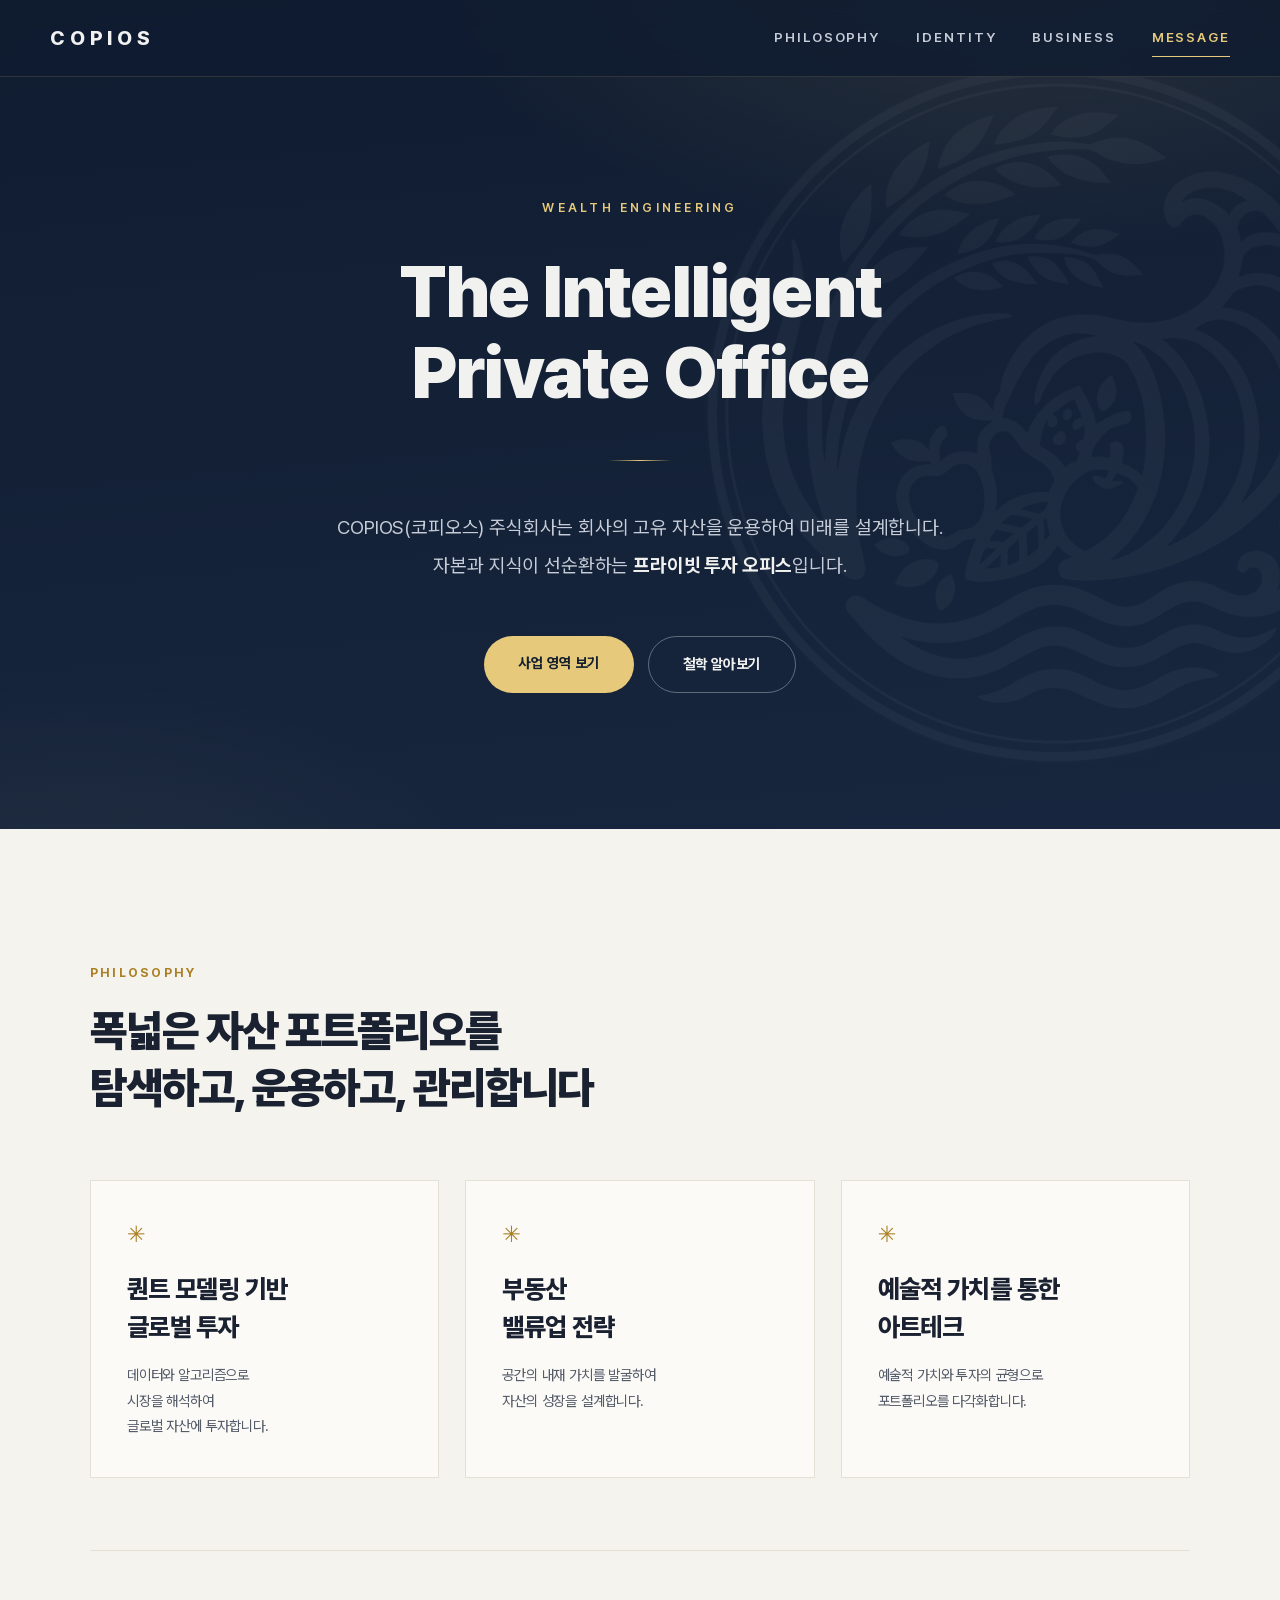
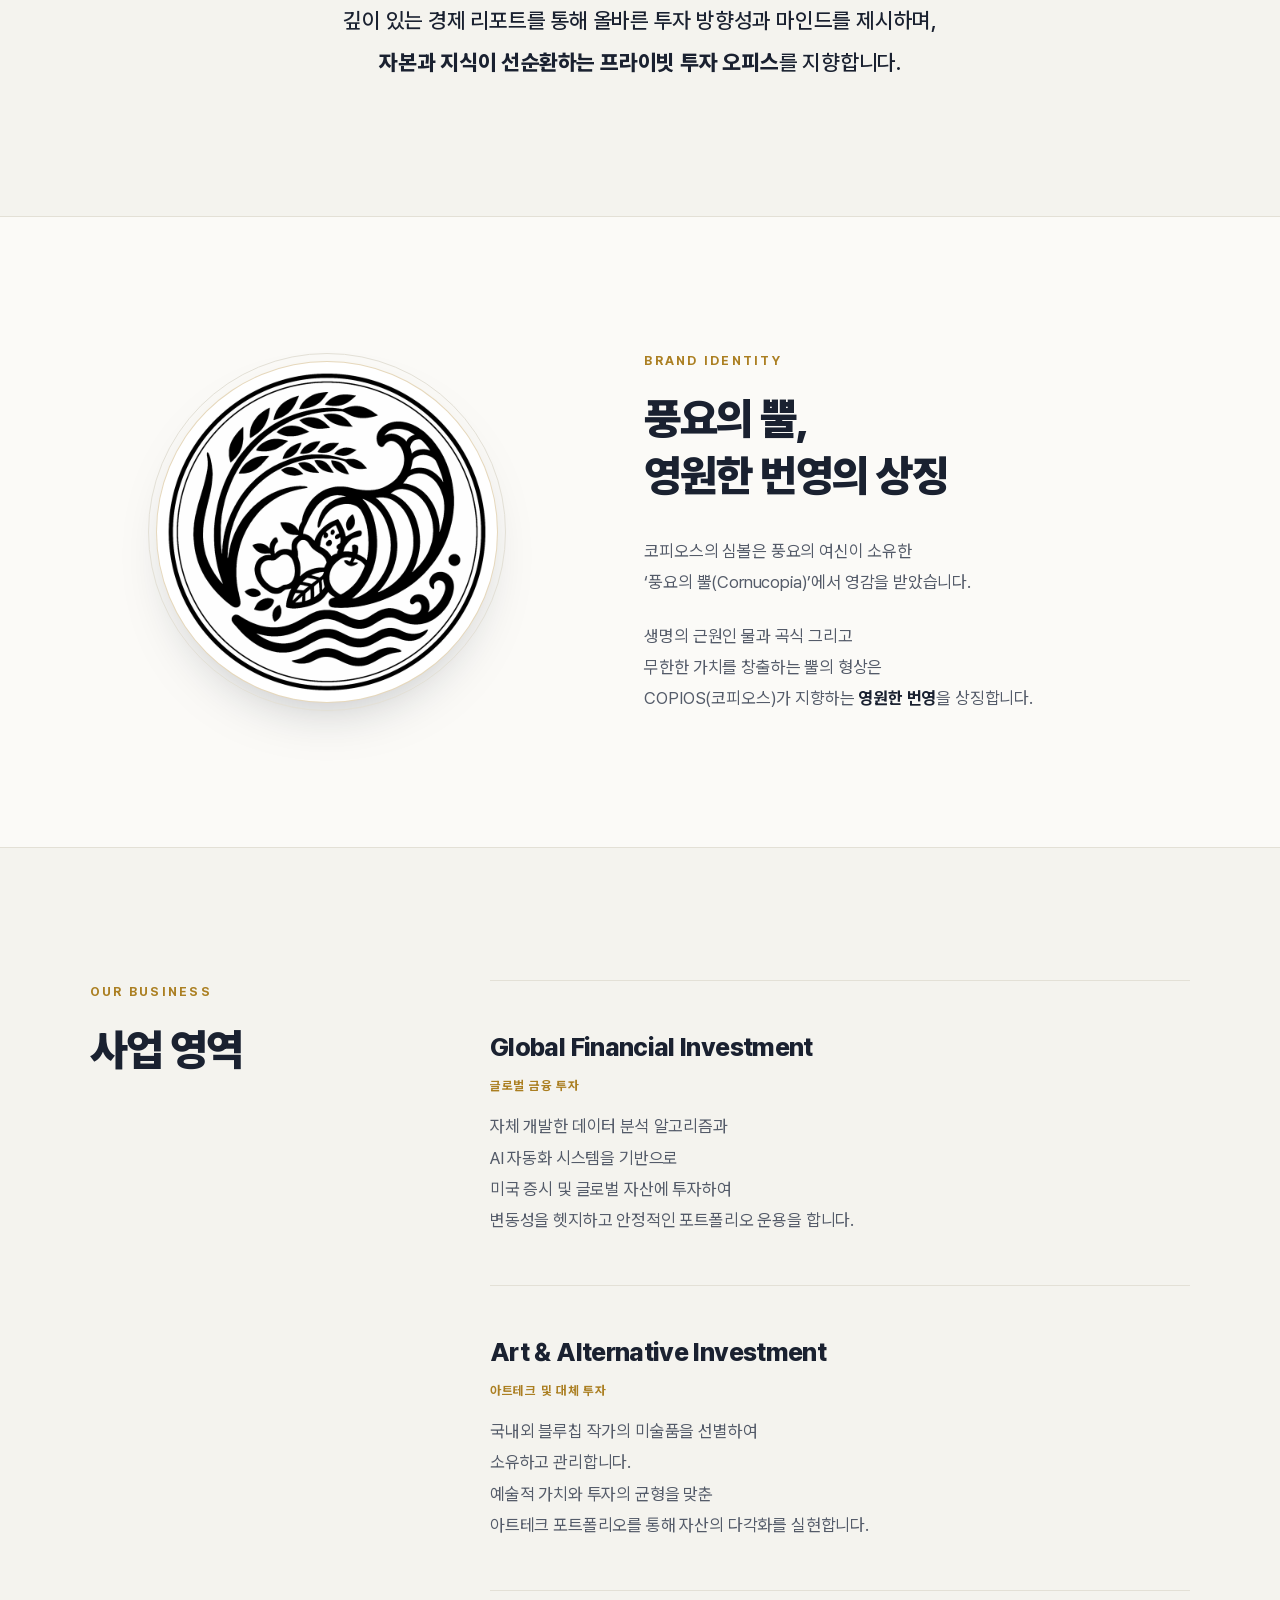
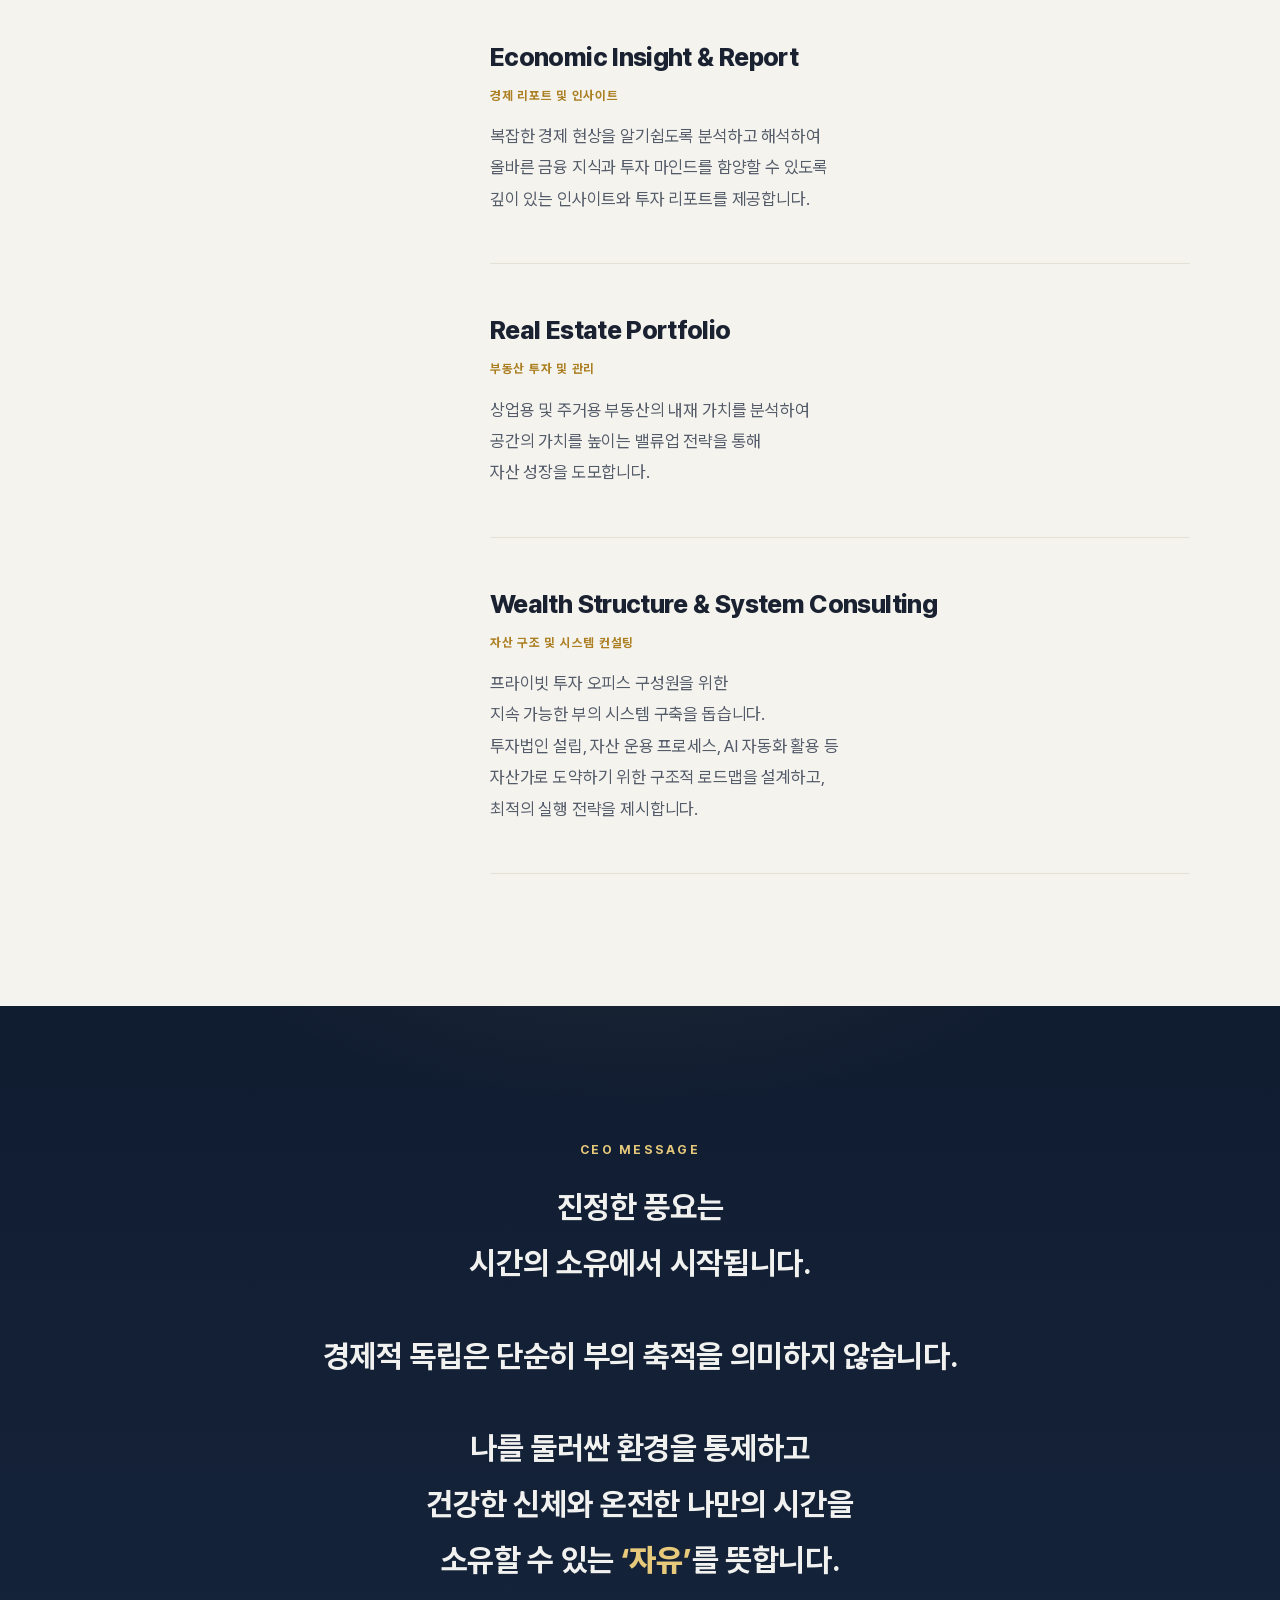
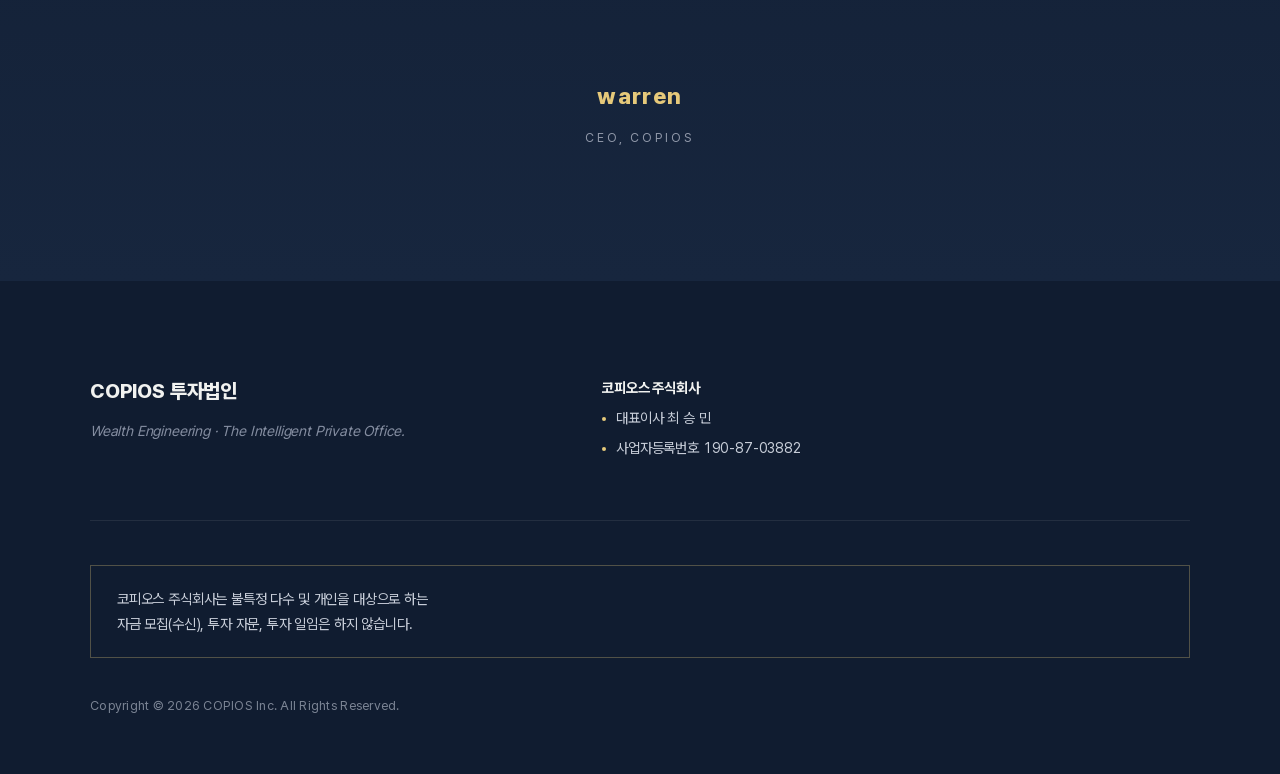
<file: index.html>
<!DOCTYPE html>
<html lang="ko">
<head>
  <meta charset="UTF-8" />
  <meta name="viewport" content="width=device-width, initial-scale=1.0" />
  <meta name="description" content="COPIOS 투자법인 — 자본과 지식이 선순환하는 프라이빗 투자 오피스. The Intelligent Private Office." />
  <meta http-equiv="Content-Security-Policy" content="default-src 'self'; script-src 'self' 'unsafe-inline'; style-src 'self' 'unsafe-inline'; img-src 'self' data:; font-src 'self' data:; frame-src blob:; object-src 'none'; base-uri 'none'; form-action 'none'" />
  <meta name="referrer" content="strict-origin-when-cross-origin" />
  <meta name="robots" content="index, follow, max-image-preview:large" />
  <meta name="theme-color" content="#101c30" />
  <title>COPIOS 투자법인 — The Intelligent Private Office</title>
  <link rel="canonical" href="https://copios.co.kr/" />
  <meta property="og:type" content="website" />
  <meta property="og:site_name" content="COPIOS 투자법인" />
  <meta property="og:title" content="COPIOS 투자법인 — The Intelligent Private Office" />
  <meta property="og:description" content="COPIOS(코피오스) 주식회사는 회사의 고유 자산을 운용하여 미래를 설계합니다. 자본과 지식이 선순환하는 프라이빗 투자 오피스입니다." />
  <meta property="og:url" content="https://copios.co.kr/" />
  <meta property="og:locale" content="ko_KR" />
  <meta property="og:image" content="https://copios.co.kr/assets/og.jpg" />
  <meta property="og:image:type" content="image/jpeg" />
  <meta property="og:image:width" content="1200" />
  <meta property="og:image:height" content="630" />
  <meta property="og:image:alt" content="COPIOS — The Intelligent Private Office" />
  <meta name="twitter:card" content="summary_large_image" />
  <meta name="twitter:title" content="COPIOS 투자법인 — The Intelligent Private Office" />
  <meta name="twitter:description" content="자본과 지식이 선순환하는 프라이빗 투자 오피스." />
  <meta name="twitter:image" content="https://copios.co.kr/assets/og.jpg" />
  <link rel="icon" href="assets/logo.png" />
  <link rel="apple-touch-icon" href="assets/touch-icon.png" />
  <link rel="stylesheet" href="assets/fonts/pretendard/pretendardvariable-dynamic-subset.css" />
  <link rel="stylesheet" href="css/style.css" />
  <script type="application/ld+json">
  {"@context":"https://schema.org","@type":"Organization","@id":"https://copios.co.kr/#org","name":"코피오스 주식회사","alternateName":["COPIOS","COPIOS Inc.","코피오스 투자법인"],"url":"https://copios.co.kr/","logo":{"@type":"ImageObject","url":"https://copios.co.kr/assets/logo.png","width":800,"height":800},"image":"https://copios.co.kr/assets/og.jpg","slogan":"The Intelligent Private Office","description":"COPIOS(코피오스) 주식회사는 회사의 고유 자산을 운용하여 미래를 설계합니다. 자본과 지식이 선순환하는 프라이빗 투자 오피스입니다.","taxID":"190-87-03882","address":{"@type":"PostalAddress","addressCountry":"KR"},"knowsLanguage":["ko","en"]}
  </script>
</head>
<body>

  <header class="site-header" id="header">
    <div class="header-inner">
      <a href="#top" class="brand">
        <span class="brand-name">COPIOS</span>
      </a>
      <nav class="nav-desktop" aria-label="주 메뉴">
        <a href="#philosophy">Philosophy</a>
        <a href="#identity">Identity</a>
        <a href="#business">Business</a>
        <a href="#message">Message</a>
      </nav>
      <button class="menu-toggle" id="menuToggle" aria-label="메뉴 열기" aria-expanded="false">
        <span></span><span></span>
      </button>
    </div>
    <nav class="nav-mobile" id="navMobile" aria-label="모바일 메뉴">
      <a href="#philosophy">Philosophy</a>
      <a href="#identity">Identity</a>
      <a href="#business">Business</a>
      <a href="#message">Message</a>
    </nav>
  </header>

  <main id="top">

    <section class="hero">
      <div class="hero-inner">
        <p class="hero-eyebrow reveal">Wealth Engineering</p>
        <h1 class="hero-title reveal">The Intelligent<br />Private Office</h1>
        <div class="hero-rule reveal" aria-hidden="true"></div>
        <p class="hero-lede reveal">
          COPIOS(코피오스) 주식회사는<br class="br-narrow" />
          회사의 고유 자산을 운용하여 미래를 설계합니다.<br />
          자본과 지식이 선순환하는<br class="br-narrow" />
          <strong>프라이빗 투자 오피스</strong>입니다.
        </p>
        <div class="hero-actions reveal">
          <a href="#business" class="btn btn-gold">사업 영역 보기</a>
          <a href="#philosophy" class="btn btn-line">철학 알아보기</a>
        </div>
      </div>
    </section>

    <section class="philosophy" id="philosophy">
      <div class="wrap">
        <div class="section-head reveal">
          <p class="eyebrow">Philosophy</p>
          <h2 class="title-display">폭넓은 자산 포트폴리오를<br />탐색하고, 운용하고, 관리합니다</h2>
        </div>
        <div class="philosophy-grid">
          <article class="pillar reveal">
            <span class="pillar-mark" aria-hidden="true">&#10035;</span>
            <h3>퀀트 모델링 기반<br />글로벌 투자</h3>
            <p>데이터와 알고리즘으로<br class="br-wide" /> 시장을 해석하여<br class="br-wide" /> 글로벌 자산에 투자합니다.</p>
          </article>
          <article class="pillar reveal">
            <span class="pillar-mark" aria-hidden="true">&#10035;</span>
            <h3>부동산<br />밸류업 전략</h3>
            <p>공간의 내재 가치를 발굴하여<br class="br-wide" /> 자산의 성장을 설계합니다.</p>
          </article>
          <article class="pillar reveal">
            <span class="pillar-mark" aria-hidden="true">&#10035;</span>
            <h3>예술적 가치를 통한<br />아트테크</h3>
            <p>예술적 가치와 투자의 균형으로<br class="br-wide" /> 포트폴리오를 다각화합니다.</p>
          </article>
        </div>
        <p class="philosophy-note reveal">
          깊이 있는 경제 리포트를 통해<br class="br-narrow" />
          올바른 투자 방향성과 마인드를 제시하며,<br />
          <strong>자본과 지식이 선순환하는<br class="br-narrow" />
          프라이빗 투자 오피스</strong>를 지향합니다.
        </p>
      </div>
    </section>

    <section class="identity" id="identity">
      <div class="wrap identity-grid">
        <div class="identity-visual reveal">
          <div class="emblem-ring">
            <img src="assets/logo.png" width="800" height="800" alt="COPIOS 심볼 — 풍요의 뿔(Cornucopia)" />
          </div>
        </div>
        <div class="identity-copy">
          <p class="eyebrow reveal">Brand Identity</p>
          <h2 class="title-display reveal">풍요의 뿔,<br />영원한 번영의 상징</h2>
          <div class="identity-body reveal">
            <p>
              코피오스의 심볼은<br class="br-narrow" />
              풍요의 여신이 소유한<br />
              ‘풍요의 뿔(Cornucopia)’에서<br class="br-narrow" />
              영감을 받았습니다.
            </p>
            <p>
              생명의 근원인 물과 곡식 그리고<br />
              무한한 가치를 창출하는 뿔의 형상은<br />
              COPIOS(코피오스)가 지향하는<br class="br-narrow" />
              <strong>영원한 번영</strong>을 상징합니다.
            </p>
          </div>
        </div>
      </div>
    </section>

    <section class="business" id="business">
      <div class="wrap business-grid">
        <div class="business-head">
          <p class="eyebrow reveal">Our Business</p>
          <h2 class="title-display reveal">사업 영역</h2>
        </div>
        <div class="business-list">
          <article class="biz reveal">
            <div class="biz-title">
              <h3>Global Financial Investment</h3>
              <p class="biz-kr">글로벌 금융 투자</p>
            </div>
            <p class="biz-desc">
              자체 개발한 데이터 분석 알고리즘과<br class="br-wide" />
              AI 자동화 시스템을 기반으로<br class="br-wide" />
              미국 증시 및 글로벌 자산에 투자하여<br class="br-wide" />
              변동성을 헷지하고 안정적인 포트폴리오 운용을 합니다.
            </p>
          </article>
          <article class="biz reveal">
            <div class="biz-title">
              <h3>Art &amp; Alternative Investment</h3>
              <p class="biz-kr">아트테크 및 대체 투자</p>
            </div>
            <p class="biz-desc">
              국내외 블루칩 작가의 미술품을 선별하여<br class="br-wide" />
              소유하고 관리합니다.<br class="br-wide" />
              예술적 가치와 투자의 균형을 맞춘<br class="br-wide" />
              아트테크 포트폴리오를 통해 자산의 다각화를 실현합니다.
            </p>
          </article>
          <article class="biz reveal">
            <div class="biz-title">
              <h3>Economic Insight &amp; Report</h3>
              <p class="biz-kr">경제 리포트 및 인사이트</p>
            </div>
            <p class="biz-desc">
              복잡한 경제 현상을 알기쉽도록 분석하고 해석하여<br class="br-wide" />
              올바른 금융 지식과 투자 마인드를 함양할 수 있도록<br class="br-wide" />
              깊이 있는 인사이트와 투자 리포트를 제공합니다.
            </p>
          </article>
          <article class="biz reveal">
            <div class="biz-title">
              <h3>Real Estate Portfolio</h3>
              <p class="biz-kr">부동산 투자 및 관리</p>
            </div>
            <p class="biz-desc">
              상업용 및 주거용 부동산의 내재 가치를 분석하여<br class="br-wide" />
              공간의 가치를 높이는 밸류업 전략을 통해<br class="br-wide" />
              자산 성장을 도모합니다.
            </p>
          </article>
          <article class="biz reveal">
            <div class="biz-title">
              <h3>Wealth Structure &amp; System Consulting</h3>
              <p class="biz-kr">자산 구조 및 시스템 컨설팅</p>
            </div>
            <p class="biz-desc">
              프라이빗 투자 오피스 구성원을 위한<br class="br-wide" />
              지속 가능한 부의 시스템 구축을 돕습니다.<br class="br-wide" />
              투자법인 설립, 자산 운용 프로세스, AI 자동화 활용 등<br class="br-wide" />
              자산가로 도약하기 위한 구조적 로드맵을 설계하고,<br class="br-wide" />
              최적의 실행 전략을 제시합니다.
            </p>
          </article>
        </div>
      </div>
    </section>

    <section class="message" id="message">
      <div class="wrap message-inner">
        <p class="eyebrow eyebrow-dark reveal">CEO Message</p>
        <blockquote class="message-quote reveal">
          <p>진정한 풍요는<br />시간의 소유에서 시작됩니다.</p>
          <p>경제적 독립은 단순히<br class="br-narrow" /> 부의 축적을 의미하지 않습니다.</p>
          <p>
            나를 둘러싼 환경을 통제하고<br />
            건강한 신체와 온전한 나만의 시간을<br />
            소유할 수 있는 <strong>‘자유’</strong>를 뜻합니다.
          </p>
        </blockquote>
        <p class="message-sign reveal">
          <strong>warren</strong>
          <span>CEO, COPIOS</span>
        </p>
      </div>
    </section>

  </main>

  <footer class="site-footer">
    <div class="wrap">
      <div class="footer-top">
        <div class="footer-brand">
          <p class="footer-name">COPIOS 투자법인</p>
          <p class="footer-tag">Wealth Engineering &middot; The Intelligent Private Office.</p>
        </div>
        <p class="footer-info">
          <span class="footer-corp">코피오스 주식회사</span>
          <span>대표이사 최 승 민</span>
          <span>사업자등록번호 190-87-03882</span>
        </p>
      </div>
      <p class="footer-disclaimer">
        코피오스 주식회사는 불특정 다수 및 개인을 대상으로 하는<br class="br-wide" />
        자금 모집(수신), 투자 자문, 투자 일임은 하지 않습니다.
      </p>
      <p class="footer-copy">Copyright © <span id="year">2026</span> COPIOS Inc. All Rights Reserved.</p>
    </div>
  </footer>

  <div class="pw-modal" id="libModal" hidden>
    <div class="pw-box lib-box">
      <p class="pw-title">자료실</p>
      <p class="pw-desc">열람할 자료를 선택해 주세요.</p>
      <ul class="lib-list" id="libList"></ul>
      <div class="pw-actions">
        <button type="button" class="pw-cancel" id="libCancel">닫기</button>
      </div>
    </div>
  </div>

  <div class="pw-modal" id="pwModal" hidden>
    <div class="pw-box">
      <p class="pw-title">자료실</p>
      <p class="pw-desc">비밀번호를 입력해 주세요.</p>
      <form id="pwForm">
        <input type="password" id="pwInput" autocomplete="off" placeholder="Password" aria-label="비밀번호" />
        <p class="pw-error" id="pwError" hidden>비밀번호가 일치하지 않습니다.</p>
        <div class="pw-actions">
          <button type="button" class="pw-cancel" id="pwCancel">취소</button>
          <button type="submit" class="btn btn-gold">확인</button>
        </div>
      </form>
    </div>
  </div>

  <div class="deck" id="deck" hidden>
    <iframe class="deck-frame" id="deckFrame" title="자료"></iframe>
  </div>

  <script src="js/main.js" defer></script>
</body>
</html>
</file>
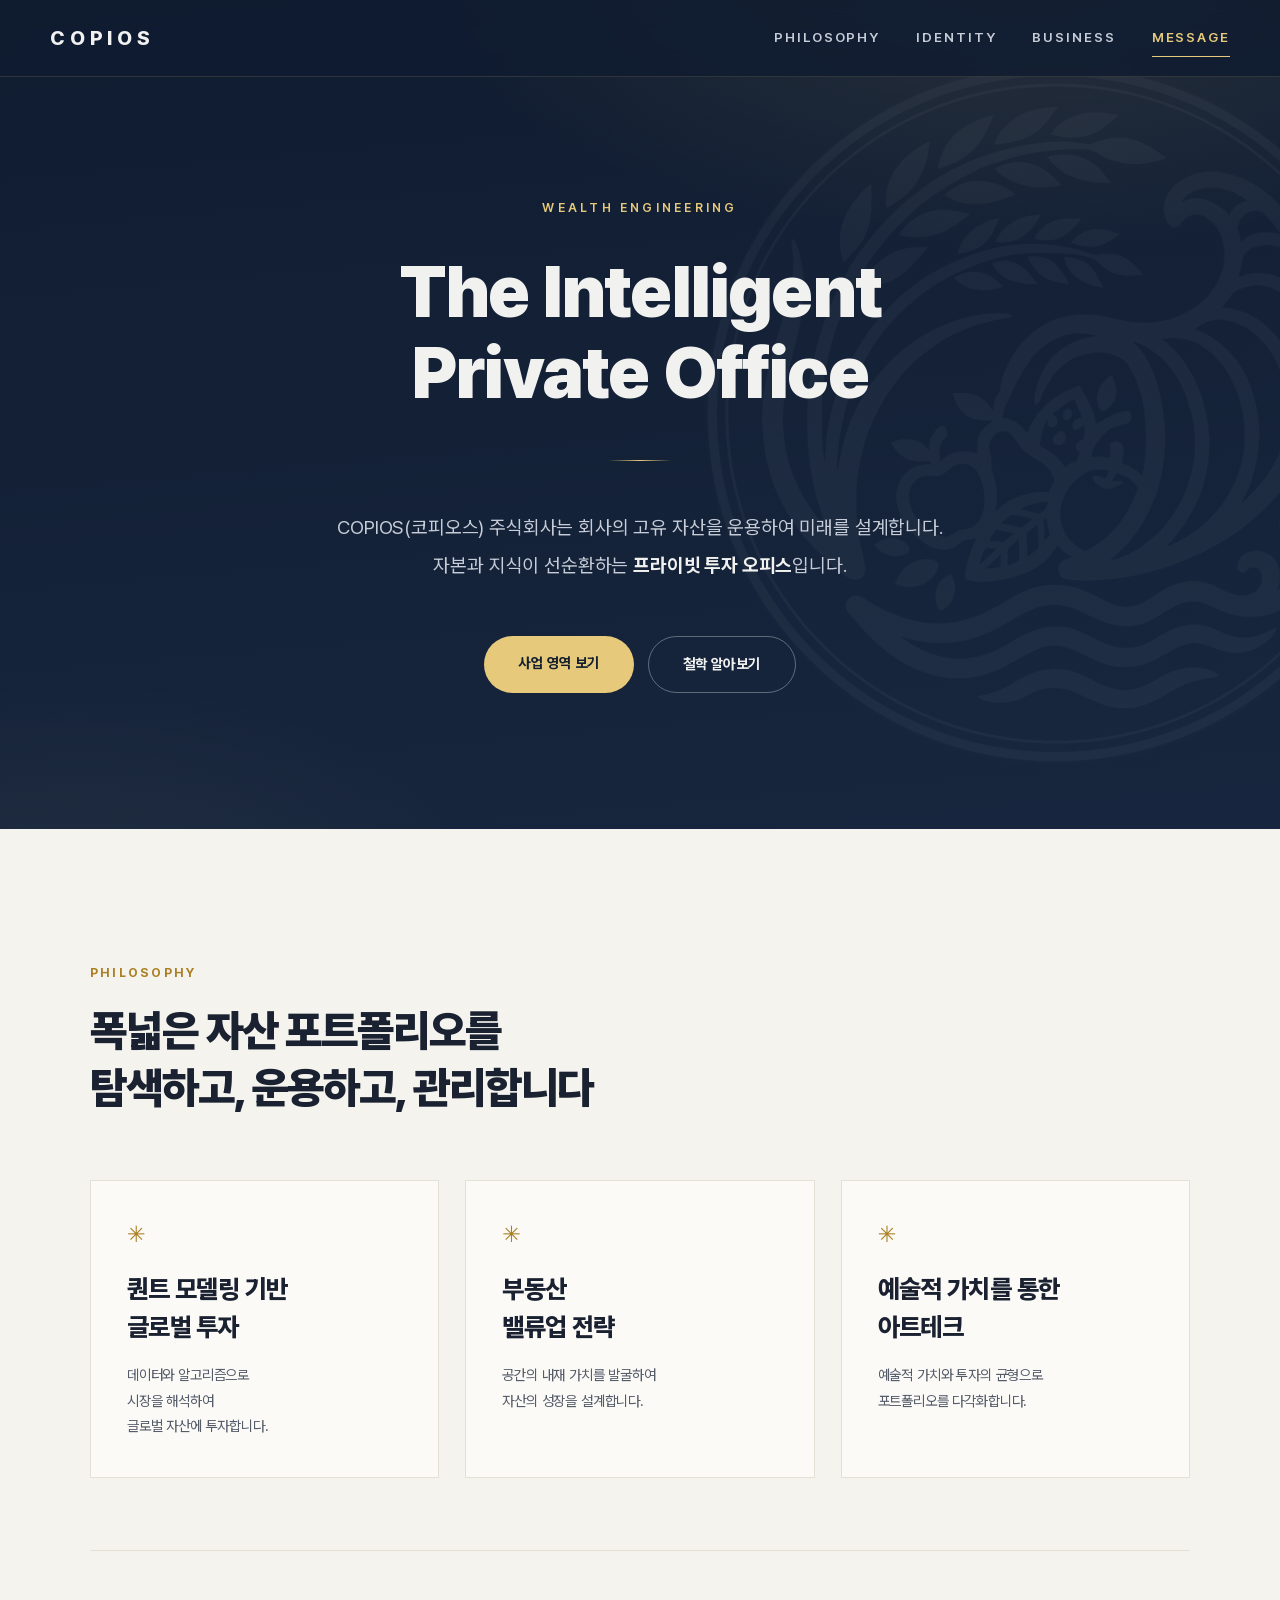
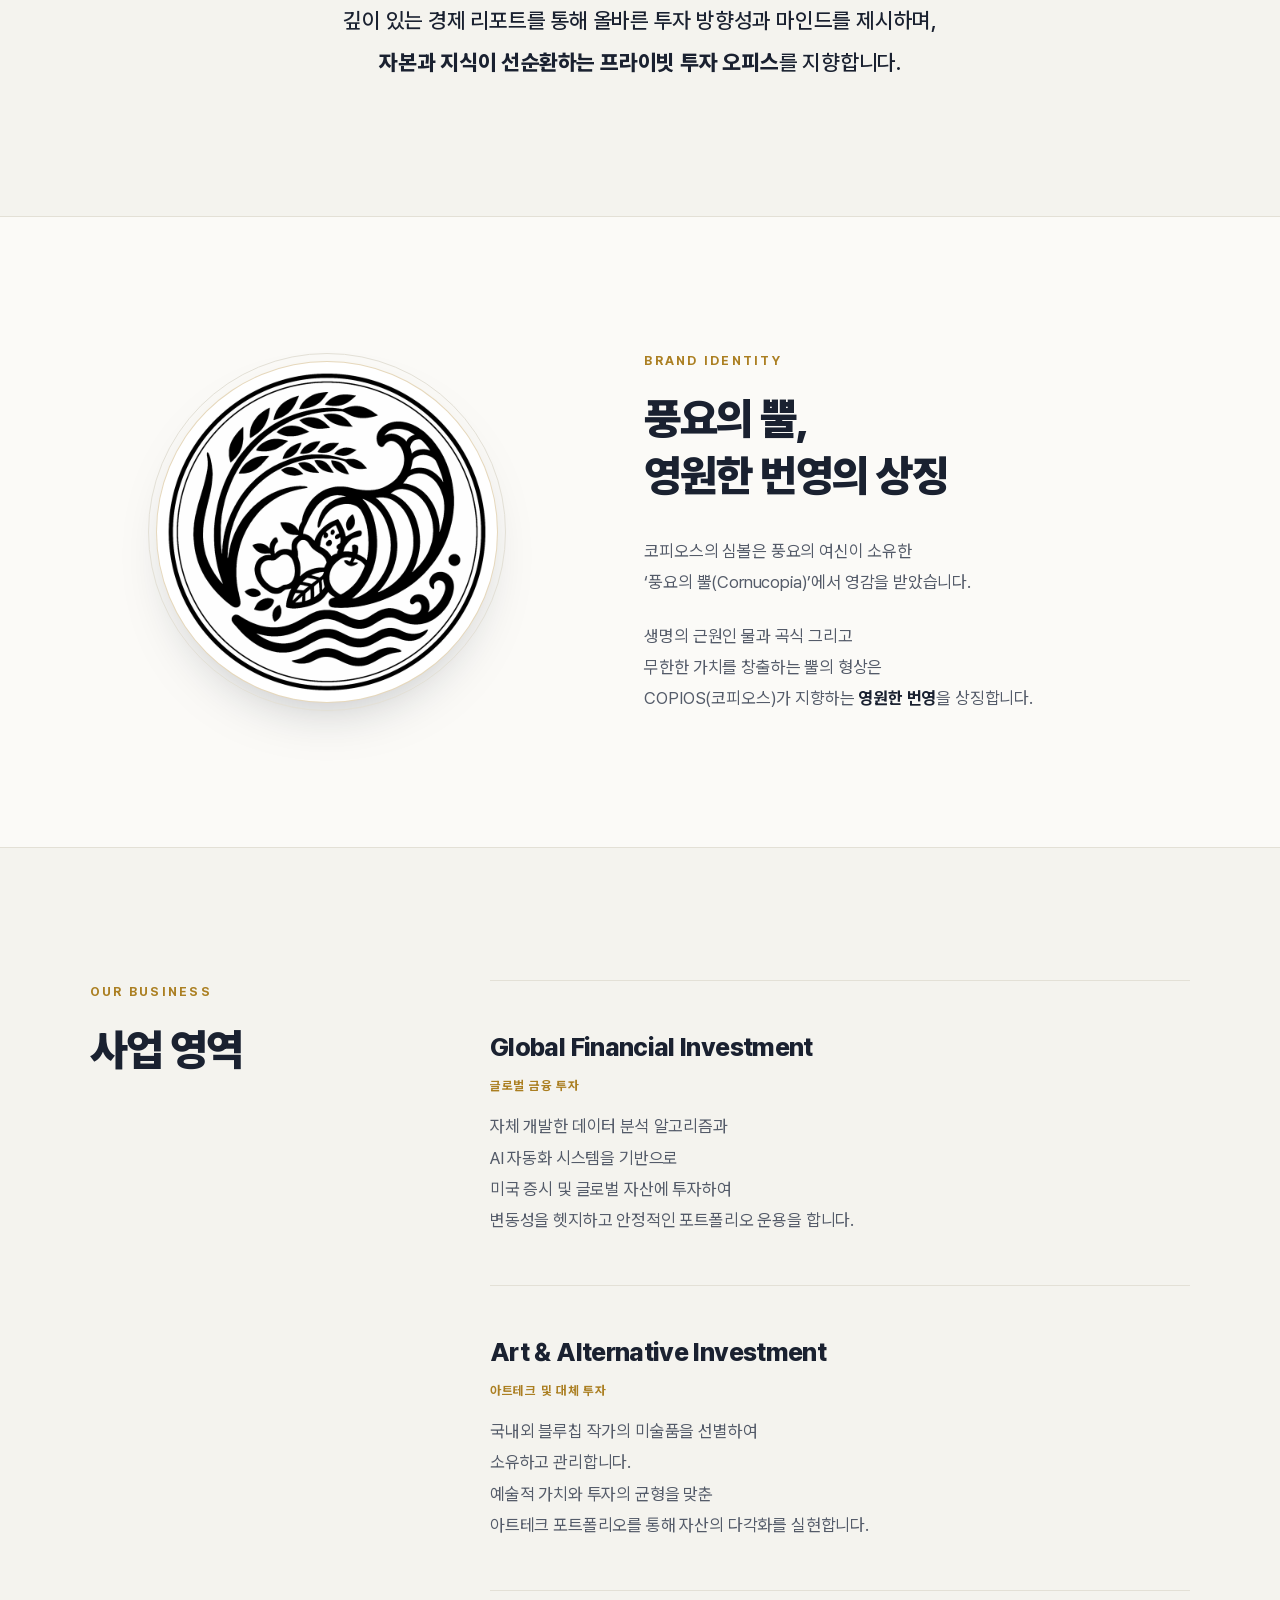
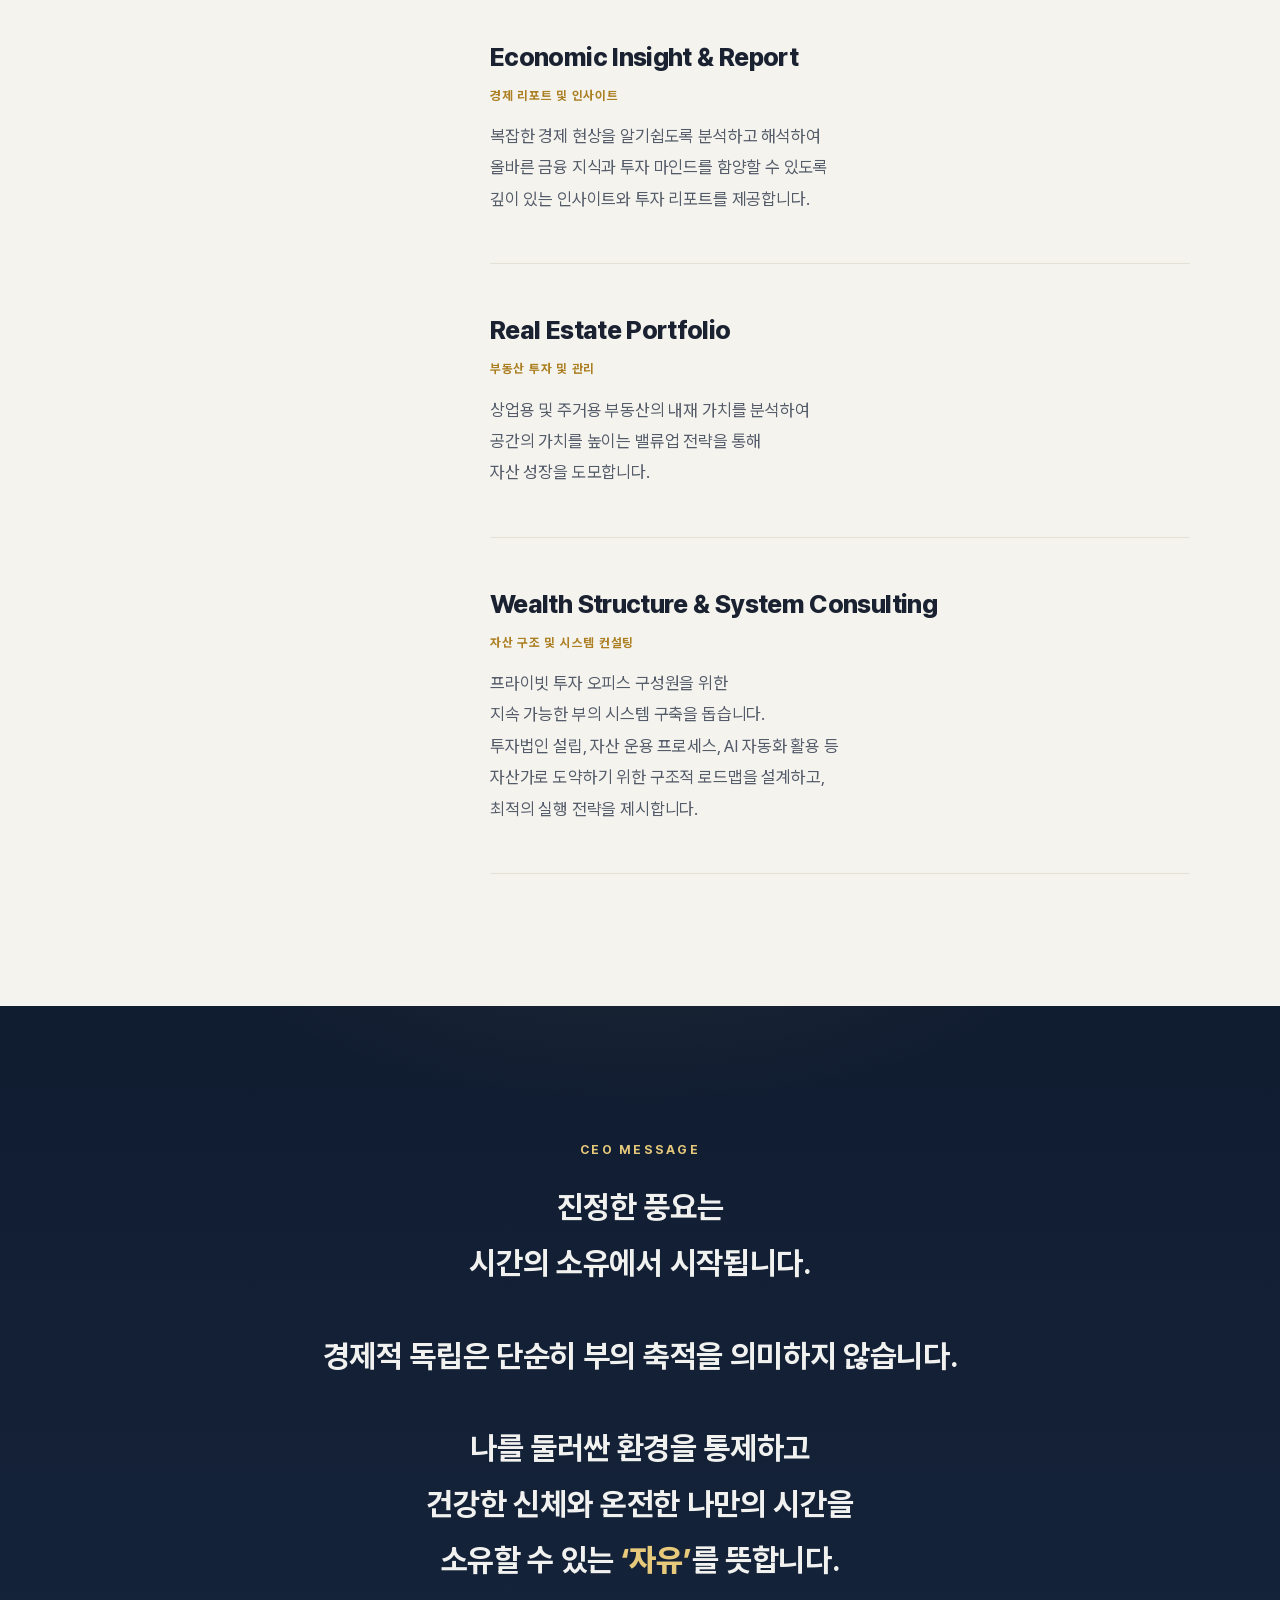
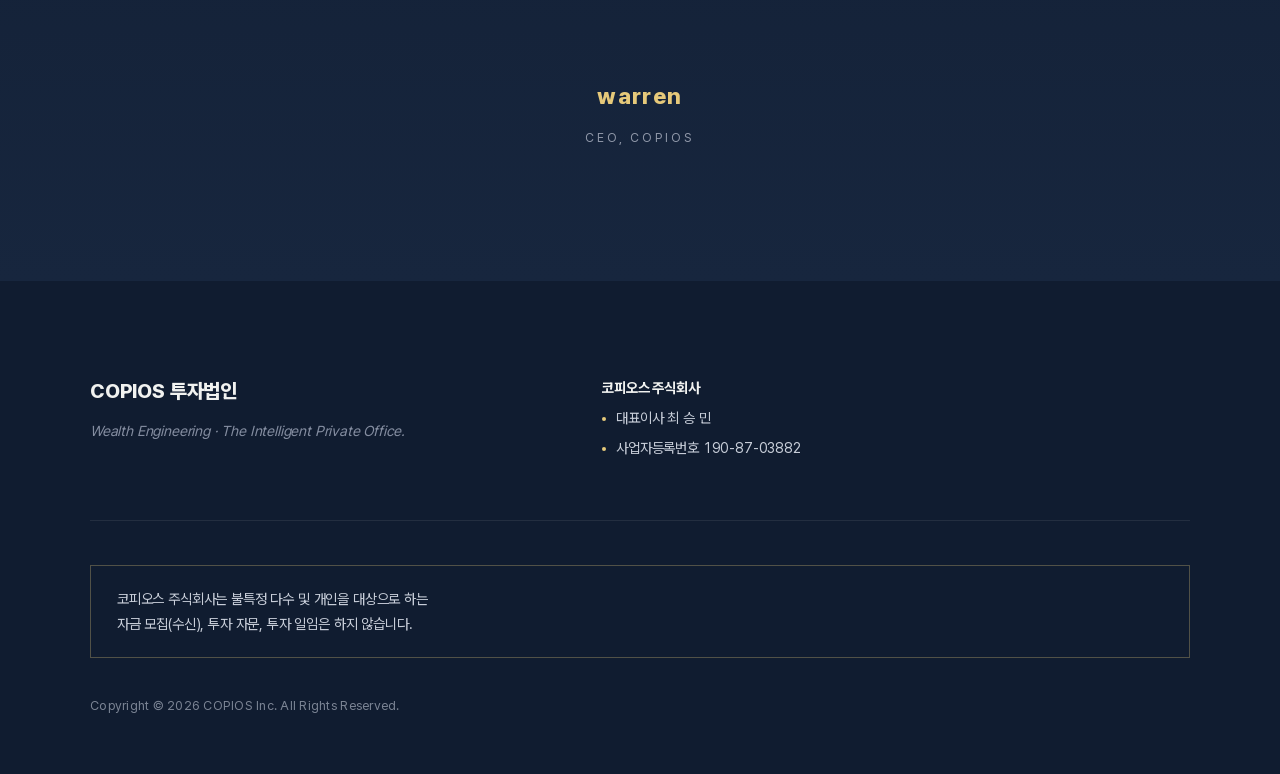
<file: archive/index.html>
<!DOCTYPE html>
<html lang="ko">
<head>
  <meta charset="UTF-8" />
  <meta name="viewport" content="width=device-width, initial-scale=1.0" />
  <meta http-equiv="Content-Security-Policy" content="default-src 'none'; script-src 'sha256-/OTnMA07lJ+d9Nw98DrJxTfSM/o25p81E2R5ZcdmeKU='; style-src 'unsafe-inline'; img-src 'self'; base-uri 'none'; form-action 'none'" />
  <meta name="robots" content="noindex, nofollow" />
  <meta http-equiv="refresh" content="0; url=/" />
  <link rel="canonical" href="https://copios.co.kr/" />
  <link rel="icon" href="/assets/logo.png" />
  <title>COPIOS 투자법인</title>
  <script>location.replace('/');</script>
  <style>
    html, body { height: 100%; margin: 0; }
    body {
      display: grid; place-items: center; text-align: center;
      background: #101c30; color: #f4f3ee;
      font-family: "Pretendard Variable", Pretendard, -apple-system, BlinkMacSystemFont,
                   "Apple SD Gothic Neo", "Malgun Gothic", system-ui, sans-serif;
      letter-spacing: -0.01em;
    }
    .name { font-weight: 900; font-size: 1.25rem; letter-spacing: 0.24em; color: #e6c97a; }
    p { margin: 18px 0 0; font-size: 0.95rem; color: rgba(244, 243, 238, 0.72); }
    a { display: inline-block; margin-top: 22px; padding: 11px 26px; border-radius: 999px;
        background: #ab7f22; color: #f4f3ee; text-decoration: none; font-weight: 700; font-size: 0.9rem; }
  </style>
</head>
<body>
  <div>
    <p class="name">COPIOS</p>
    <p>메인 페이지로 이동합니다.</p>
    <a href="/">메인 페이지로 이동</a>
  </div>
</body>
</html>
</file>
<file: assets/fonts/pretendard/pretendardvariable-dynamic-subset.css>
/*
Copyright (c) 2021 Kil Hyung-jin, with Reserved Font Name Pretendard.
https://github.com/orioncactus/pretendard

This Font Software is licensed under the SIL Open Font License, Version 1.1.
This license is copied below, and is also available with a FAQ at:
http://scripts.sil.org/OFL
*/
/* [0] */
@font-face {
	font-family: 'Pretendard Variable';
	font-style: normal;
	font-display: swap;
	font-weight: 45 920;
	src: url(./woff2-dynamic-subset/PretendardVariable.subset.0.woff2) format('woff2-variations');
	unicode-range: U+f9ca-fa0b, U+ff03-ff05, U+ff07, U+ff0a-ff0b, U+ff0d-ff19, U+ff1b, U+ff1d, U+ff20-ff5b, U+ff5d, U+ffe0-ffe3, U+ffe5-ffe6;
}

/* [1] */
@font-face {
	font-family: 'Pretendard Variable';
	font-style: normal;
	font-display: swap;
	font-weight: 45 920;
	src: url(./woff2-dynamic-subset/PretendardVariable.subset.1.woff2) format('woff2-variations');
	unicode-range: U+d723-d728, U+d72a-d733, U+d735-d748, U+d74a-d74f, U+d752-d753, U+d755-d757, U+d75a-d75f, U+d762-d764, U+d766-d768, U+d76a-d76b, U+d76d-d76f, U+d771-d787, U+d789-d78b, U+d78d-d78f, U+d791-d797, U+d79a, U+d79c, U+d79e-d7a3, U+f900-f909, U+f90b-f92e;
}

/* [2] */
@font-face {
	font-family: 'Pretendard Variable';
	font-style: normal;
	font-display: swap;
	font-weight: 45 920;
	src: url(./woff2-dynamic-subset/PretendardVariable.subset.2.woff2) format('woff2-variations');
	unicode-range: U+d679-d68b, U+d68e-d69e, U+d6a0, U+d6a2-d6a7, U+d6a9-d6c3, U+d6c6-d6c7, U+d6c9-d6cb, U+d6cd-d6d3, U+d6d5-d6d6, U+d6d8-d6e3, U+d6e5-d6e7, U+d6e9-d6fb, U+d6fd-d717, U+d719-d71f, U+d721-d722;
}

/* [3] */
@font-face {
	font-family: 'Pretendard Variable';
	font-style: normal;
	font-display: swap;
	font-weight: 45 920;
	src: url(./woff2-dynamic-subset/PretendardVariable.subset.3.woff2) format('woff2-variations');
	unicode-range: U+d5bc-d5c7, U+d5ca-d5cb, U+d5cd-d5cf, U+d5d1-d5d7, U+d5d9-d5da, U+d5dc, U+d5de-d5e3, U+d5e6-d5e7, U+d5e9-d5eb, U+d5ed-d5f6, U+d5f8, U+d5fa-d5ff, U+d602-d603, U+d605-d607, U+d609-d60f, U+d612-d613, U+d616-d61b, U+d61d-d637, U+d63a-d63b, U+d63d-d63f, U+d641-d647, U+d64a-d64c, U+d64e-d653, U+d656-d657, U+d659-d65b, U+d65d-d666, U+d668, U+d66a-d678;
}

/* [4] */
@font-face {
	font-family: 'Pretendard Variable';
	font-style: normal;
	font-display: swap;
	font-weight: 45 920;
	src: url(./woff2-dynamic-subset/PretendardVariable.subset.4.woff2) format('woff2-variations');
	unicode-range: U+d507, U+d509-d50b, U+d50d-d513, U+d515-d53b, U+d53e-d53f, U+d541-d543, U+d545-d54c, U+d54e, U+d550, U+d552-d557, U+d55a-d55b, U+d55d-d55f, U+d561-d564, U+d566-d567, U+d56a, U+d56c, U+d56e-d573, U+d576-d577, U+d579-d583, U+d585-d586, U+d58a-d5a4, U+d5a6-d5bb;
}

/* [5] */
@font-face {
	font-family: 'Pretendard Variable';
	font-style: normal;
	font-display: swap;
	font-weight: 45 920;
	src: url(./woff2-dynamic-subset/PretendardVariable.subset.5.woff2) format('woff2-variations');
	unicode-range: U+d464-d477, U+d47a-d47b, U+d47d-d47f, U+d481-d487, U+d489-d48a, U+d48c, U+d48e-d4e7, U+d4e9-d503, U+d505-d506;
}

/* [6] */
@font-face {
	font-family: 'Pretendard Variable';
	font-style: normal;
	font-display: swap;
	font-weight: 45 920;
	src: url(./woff2-dynamic-subset/PretendardVariable.subset.6.woff2) format('woff2-variations');
	unicode-range: U+d3bf-d3c7, U+d3ca-d3cf, U+d3d1-d3eb, U+d3ee-d3ef, U+d3f1-d3f3, U+d3f5-d3fb, U+d3fd-d400, U+d402-d45b, U+d45d-d463;
}

/* [7] */
@font-face {
	font-family: 'Pretendard Variable';
	font-style: normal;
	font-display: swap;
	font-weight: 45 920;
	src: url(./woff2-dynamic-subset/PretendardVariable.subset.7.woff2) format('woff2-variations');
	unicode-range: U+d2ff, U+d302-d304, U+d306-d30b, U+d30f, U+d311-d313, U+d315-d31b, U+d31e, U+d322-d324, U+d326-d327, U+d32a-d32b, U+d32d-d32f, U+d331-d337, U+d339-d33c, U+d33e-d37b, U+d37e-d37f, U+d381-d383, U+d385-d38b, U+d38e-d390, U+d392-d397, U+d39a-d39b, U+d39d-d39f, U+d3a1-d3a7, U+d3a9-d3aa, U+d3ac, U+d3ae-d3b3, U+d3b5-d3b7, U+d3b9-d3bb, U+d3bd-d3be;
}

/* [8] */
@font-face {
	font-family: 'Pretendard Variable';
	font-style: normal;
	font-display: swap;
	font-weight: 45 920;
	src: url(./woff2-dynamic-subset/PretendardVariable.subset.8.woff2) format('woff2-variations');
	unicode-range: U+d257-d27f, U+d281-d29b, U+d29d-d29f, U+d2a1-d2ab, U+d2ad-d2b7, U+d2ba-d2bb, U+d2bd-d2bf, U+d2c1-d2c7, U+d2c9-d2ef, U+d2f2-d2f3, U+d2f5-d2f7, U+d2f9-d2fe;
}

/* [9] */
@font-face {
	font-family: 'Pretendard Variable';
	font-style: normal;
	font-display: swap;
	font-weight: 45 920;
	src: url(./woff2-dynamic-subset/PretendardVariable.subset.9.woff2) format('woff2-variations');
	unicode-range: U+d1b4, U+d1b6-d1f3, U+d1f5-d22b, U+d22e-d22f, U+d231-d233, U+d235-d23b, U+d23d-d240, U+d242-d256;
}

/* [10] */
@font-face {
	font-family: 'Pretendard Variable';
	font-style: normal;
	font-display: swap;
	font-weight: 45 920;
	src: url(./woff2-dynamic-subset/PretendardVariable.subset.10.woff2) format('woff2-variations');
	unicode-range: U+d105-d12f, U+d132-d133, U+d135-d137, U+d139-d13f, U+d141-d142, U+d144, U+d146-d14b, U+d14e-d14f, U+d151-d153, U+d155-d15b, U+d15e-d187, U+d189-d19f, U+d1a2-d1a3, U+d1a5-d1a7, U+d1a9-d1af, U+d1b2-d1b3;
}

/* [11] */
@font-face {
	font-family: 'Pretendard Variable';
	font-style: normal;
	font-display: swap;
	font-weight: 45 920;
	src: url(./woff2-dynamic-subset/PretendardVariable.subset.11.woff2) format('woff2-variations');
	unicode-range: U+d04b-d04f, U+d051-d057, U+d059-d06b, U+d06d-d06f, U+d071-d073, U+d075-d07b, U+d07e-d0a3, U+d0a6-d0a7, U+d0a9-d0ab, U+d0ad-d0b3, U+d0b6, U+d0b8, U+d0ba-d0bf, U+d0c2-d0c3, U+d0c5-d0c7, U+d0c9-d0cf, U+d0d2, U+d0d6-d0db, U+d0de-d0df, U+d0e1-d0e3, U+d0e5-d0eb, U+d0ee-d0f0, U+d0f2-d104;
}

/* [12] */
@font-face {
	font-family: 'Pretendard Variable';
	font-style: normal;
	font-display: swap;
	font-weight: 45 920;
	src: url(./woff2-dynamic-subset/PretendardVariable.subset.12.woff2) format('woff2-variations');
	unicode-range: U+cfa2-cfc3, U+cfc5-cfdf, U+cfe2-cfe3, U+cfe5-cfe7, U+cfe9-cff4, U+cff6-cffb, U+cffd-cfff, U+d001-d003, U+d005-d017, U+d019-d033, U+d036-d037, U+d039-d03b, U+d03d-d04a;
}

/* [13] */
@font-face {
	font-family: 'Pretendard Variable';
	font-style: normal;
	font-display: swap;
	font-weight: 45 920;
	src: url(./woff2-dynamic-subset/PretendardVariable.subset.13.woff2) format('woff2-variations');
	unicode-range: U+cef0-cef3, U+cef6, U+cef9-ceff, U+cf01-cf03, U+cf05-cf07, U+cf09-cf0f, U+cf11-cf12, U+cf14-cf1b, U+cf1d-cf1f, U+cf21-cf2f, U+cf31-cf53, U+cf56-cf57, U+cf59-cf5b, U+cf5d-cf63, U+cf66, U+cf68, U+cf6a-cf6f, U+cf71-cf84, U+cf86-cf8b, U+cf8d-cfa1;
}

/* [14] */
@font-face {
	font-family: 'Pretendard Variable';
	font-style: normal;
	font-display: swap;
	font-weight: 45 920;
	src: url(./woff2-dynamic-subset/PretendardVariable.subset.14.woff2) format('woff2-variations');
	unicode-range: U+ce3c-ce57, U+ce5a-ce5b, U+ce5d-ce5f, U+ce61-ce67, U+ce6a, U+ce6c, U+ce6e-ce73, U+ce76-ce77, U+ce79-ce7b, U+ce7d-ce83, U+ce85-ce88, U+ce8a-ce8f, U+ce91-ce93, U+ce95-ce97, U+ce99-ce9f, U+cea2, U+cea4-ceab, U+cead-cee3, U+cee6-cee7, U+cee9-ceeb, U+ceed-ceef;
}

/* [15] */
@font-face {
	font-family: 'Pretendard Variable';
	font-style: normal;
	font-display: swap;
	font-weight: 45 920;
	src: url(./woff2-dynamic-subset/PretendardVariable.subset.15.woff2) format('woff2-variations');
	unicode-range: U+cd92-cd93, U+cd96-cd97, U+cd99-cd9b, U+cd9d-cda3, U+cda6-cda8, U+cdaa-cdaf, U+cdb1-cdc3, U+cdc5-cdcb, U+cdcd-cde7, U+cde9-ce03, U+ce05-ce1f, U+ce22-ce34, U+ce36-ce3b;
}

/* [16] */
@font-face {
	font-family: 'Pretendard Variable';
	font-style: normal;
	font-display: swap;
	font-weight: 45 920;
	src: url(./woff2-dynamic-subset/PretendardVariable.subset.16.woff2) format('woff2-variations');
	unicode-range: U+ccef-cd07, U+cd0a-cd0b, U+cd0d-cd1a, U+cd1c, U+cd1e-cd2b, U+cd2d-cd5b, U+cd5d-cd77, U+cd79-cd91;
}

/* [17] */
@font-face {
	font-family: 'Pretendard Variable';
	font-style: normal;
	font-display: swap;
	font-weight: 45 920;
	src: url(./woff2-dynamic-subset/PretendardVariable.subset.17.woff2) format('woff2-variations');
	unicode-range: U+cc3f-cc43, U+cc46-cc47, U+cc49-cc4b, U+cc4d-cc53, U+cc55-cc58, U+cc5a-cc5f, U+cc61-cc97, U+cc9a-cc9b, U+cc9d-cc9f, U+cca1-cca7, U+ccaa, U+ccac, U+ccae-ccb3, U+ccb6-ccb7, U+ccb9-ccbb, U+ccbd-cccf, U+ccd1-cce3, U+cce5-ccee;
}

/* [18] */
@font-face {
	font-family: 'Pretendard Variable';
	font-style: normal;
	font-display: swap;
	font-weight: 45 920;
	src: url(./woff2-dynamic-subset/PretendardVariable.subset.18.woff2) format('woff2-variations');
	unicode-range: U+cb91-cbd3, U+cbd5-cbe3, U+cbe5-cc0b, U+cc0e-cc0f, U+cc11-cc13, U+cc15-cc1b, U+cc1d-cc20, U+cc23-cc27, U+cc2a-cc2b, U+cc2d, U+cc2f, U+cc31-cc37, U+cc3a, U+cc3c;
}

/* [19] */
@font-face {
	font-family: 'Pretendard Variable';
	font-style: normal;
	font-display: swap;
	font-weight: 45 920;
	src: url(./woff2-dynamic-subset/PretendardVariable.subset.19.woff2) format('woff2-variations');
	unicode-range: U+caf4-cb47, U+cb4a-cb90;
}

/* [20] */
@font-face {
	font-family: 'Pretendard Variable';
	font-style: normal;
	font-display: swap;
	font-weight: 45 920;
	src: url(./woff2-dynamic-subset/PretendardVariable.subset.20.woff2) format('woff2-variations');
	unicode-range: U+ca4a-ca4b, U+ca4e-ca4f, U+ca51-ca53, U+ca55-ca5b, U+ca5d-ca60, U+ca62-ca83, U+ca85-cabb, U+cabe-cabf, U+cac1-cac3, U+cac5-cacb, U+cacd-cad0, U+cad2, U+cad4-cad8, U+cada-caf3;
}

/* [21] */
@font-face {
	font-family: 'Pretendard Variable';
	font-style: normal;
	font-display: swap;
	font-weight: 45 920;
	src: url(./woff2-dynamic-subset/PretendardVariable.subset.21.woff2) format('woff2-variations');
	unicode-range: U+c996-c997, U+c99a-c99c, U+c99e-c9bf, U+c9c2-c9c3, U+c9c5-c9c7, U+c9c9-c9cf, U+c9d2, U+c9d4, U+c9d7-c9d8, U+c9db, U+c9de-c9df, U+c9e1-c9e3, U+c9e5-c9e6, U+c9e8-c9eb, U+c9ee-c9f0, U+c9f2-c9f7, U+c9f9-ca0b, U+ca0d-ca28, U+ca2a-ca49;
}

/* [22] */
@font-face {
	font-family: 'Pretendard Variable';
	font-style: normal;
	font-display: swap;
	font-weight: 45 920;
	src: url(./woff2-dynamic-subset/PretendardVariable.subset.22.woff2) format('woff2-variations');
	unicode-range: U+c8e9-c8f4, U+c8f6-c8fb, U+c8fe-c8ff, U+c901-c903, U+c905-c90b, U+c90e-c910, U+c912-c917, U+c919-c92b, U+c92d-c94f, U+c951-c953, U+c955-c96b, U+c96d-c973, U+c975-c987, U+c98a-c98b, U+c98d-c98f, U+c991-c995;
}

/* [23] */
@font-face {
	font-family: 'Pretendard Variable';
	font-style: normal;
	font-display: swap;
	font-weight: 45 920;
	src: url(./woff2-dynamic-subset/PretendardVariable.subset.23.woff2) format('woff2-variations');
	unicode-range: U+c841-c84b, U+c84d-c86f, U+c872-c873, U+c875-c877, U+c879-c87f, U+c882-c884, U+c887-c88a, U+c88d-c8c3, U+c8c5-c8df, U+c8e1-c8e8;
}

/* [24] */
@font-face {
	font-family: 'Pretendard Variable';
	font-style: normal;
	font-display: swap;
	font-weight: 45 920;
	src: url(./woff2-dynamic-subset/PretendardVariable.subset.24.woff2) format('woff2-variations');
	unicode-range: U+c779-c77b, U+c77e-c782, U+c786, U+c78b, U+c78d, U+c78f, U+c792-c793, U+c795, U+c797, U+c799-c79f, U+c7a2, U+c7a7-c7ab, U+c7ae-c7bb, U+c7bd-c7c0, U+c7c2-c7c7, U+c7c9-c7dc, U+c7de-c7ff, U+c802-c803, U+c805-c807, U+c809, U+c80b-c80f, U+c812, U+c814, U+c817-c81b, U+c81e-c81f, U+c821-c823, U+c825-c82e, U+c830-c837, U+c839-c83b, U+c83d-c840;
}

/* [25] */
@font-face {
	font-family: 'Pretendard Variable';
	font-style: normal;
	font-display: swap;
	font-weight: 45 920;
	src: url(./woff2-dynamic-subset/PretendardVariable.subset.25.woff2) format('woff2-variations');
	unicode-range: U+c6bb-c6bf, U+c6c2, U+c6c4, U+c6c6-c6cb, U+c6ce-c6cf, U+c6d1-c6d3, U+c6d5-c6db, U+c6dd-c6df, U+c6e1-c6e7, U+c6e9-c6eb, U+c6ed-c6ef, U+c6f1-c6f8, U+c6fa-c703, U+c705-c707, U+c709-c70b, U+c70d-c716, U+c718, U+c71a-c71f, U+c722-c723, U+c725-c727, U+c729-c734, U+c736-c73b, U+c73e-c73f, U+c741-c743, U+c745-c74b, U+c74e-c750, U+c752-c757, U+c759-c773, U+c776-c777;
}

/* [26] */
@font-face {
	font-family: 'Pretendard Variable';
	font-style: normal;
	font-display: swap;
	font-weight: 45 920;
	src: url(./woff2-dynamic-subset/PretendardVariable.subset.26.woff2) format('woff2-variations');
	unicode-range: U+c5f5-c5fb, U+c5fe, U+c602-c605, U+c607, U+c609-c60f, U+c611-c61a, U+c61c-c623, U+c626-c627, U+c629-c62b, U+c62d, U+c62f-c632, U+c636, U+c638, U+c63a-c63f, U+c642-c643, U+c645-c647, U+c649-c652, U+c656-c65b, U+c65d-c65f, U+c661-c663, U+c665-c677, U+c679-c67b, U+c67d-c693, U+c696-c697, U+c699-c69b, U+c69d-c6a3, U+c6a6, U+c6a8, U+c6aa-c6af, U+c6b2-c6b3, U+c6b5-c6b7, U+c6b9-c6ba;
}

/* [27] */
@font-face {
	font-family: 'Pretendard Variable';
	font-style: normal;
	font-display: swap;
	font-weight: 45 920;
	src: url(./woff2-dynamic-subset/PretendardVariable.subset.27.woff2) format('woff2-variations');
	unicode-range: U+c517-c527, U+c52a-c52b, U+c52d-c52f, U+c531-c538, U+c53a, U+c53c, U+c53e-c543, U+c546-c547, U+c54b, U+c54d-c552, U+c556, U+c55a-c55b, U+c55d, U+c55f, U+c562-c563, U+c565-c567, U+c569-c56f, U+c572, U+c574, U+c576-c57b, U+c57e-c57f, U+c581-c583, U+c585-c586, U+c588-c58b, U+c58e, U+c590, U+c592-c596, U+c599-c5b3, U+c5b6-c5b7, U+c5ba, U+c5be-c5c3, U+c5ca-c5cb, U+c5cd, U+c5cf, U+c5d2-c5d3, U+c5d5-c5d7, U+c5d9-c5df, U+c5e1-c5e2, U+c5e4, U+c5e6-c5eb, U+c5ef, U+c5f1-c5f3;
}

/* [28] */
@font-face {
	font-family: 'Pretendard Variable';
	font-style: normal;
	font-display: swap;
	font-weight: 45 920;
	src: url(./woff2-dynamic-subset/PretendardVariable.subset.28.woff2) format('woff2-variations');
	unicode-range: U+c475-c4ef, U+c4f2-c4f3, U+c4f5-c4f7, U+c4f9-c4ff, U+c502-c50b, U+c50d-c516;
}

/* [29] */
@font-face {
	font-family: 'Pretendard Variable';
	font-style: normal;
	font-display: swap;
	font-weight: 45 920;
	src: url(./woff2-dynamic-subset/PretendardVariable.subset.29.woff2) format('woff2-variations');
	unicode-range: U+c3d0-c3d7, U+c3da-c3db, U+c3dd-c3de, U+c3e1-c3ec, U+c3ee-c3f3, U+c3f5-c42b, U+c42d-c463, U+c466-c474;
}

/* [30] */
@font-face {
	font-family: 'Pretendard Variable';
	font-style: normal;
	font-display: swap;
	font-weight: 45 920;
	src: url(./woff2-dynamic-subset/PretendardVariable.subset.30.woff2) format('woff2-variations');
	unicode-range: U+c32b-c367, U+c36a-c36b, U+c36d-c36f, U+c371-c377, U+c37a-c37b, U+c37e-c383, U+c385-c387, U+c389-c3cf;
}

/* [31] */
@font-face {
	font-family: 'Pretendard Variable';
	font-style: normal;
	font-display: swap;
	font-weight: 45 920;
	src: url(./woff2-dynamic-subset/PretendardVariable.subset.31.woff2) format('woff2-variations');
	unicode-range: U+c26a-c26b, U+c26d-c26f, U+c271-c273, U+c275-c27b, U+c27e-c287, U+c289-c28f, U+c291-c297, U+c299-c29a, U+c29c-c2a3, U+c2a5-c2a7, U+c2a9-c2ab, U+c2ad-c2b3, U+c2b6, U+c2b8, U+c2ba-c2bb, U+c2bd-c2db, U+c2de-c2df, U+c2e1-c2e2, U+c2e5-c2ea, U+c2ee, U+c2f0, U+c2f2-c2f5, U+c2f7, U+c2fa-c2fb, U+c2fd-c2ff, U+c301-c307, U+c309-c30c, U+c30e-c312, U+c315-c323, U+c325-c328, U+c32a;
}

/* [32] */
@font-face {
	font-family: 'Pretendard Variable';
	font-style: normal;
	font-display: swap;
	font-weight: 45 920;
	src: url(./woff2-dynamic-subset/PretendardVariable.subset.32.woff2) format('woff2-variations');
	unicode-range: U+c1bc-c1c3, U+c1c5-c1df, U+c1e1-c1fb, U+c1fd-c203, U+c205-c20c, U+c20e, U+c210-c217, U+c21a-c21b, U+c21d-c21e, U+c221-c227, U+c229-c22a, U+c22c, U+c22e, U+c230, U+c233-c24f, U+c251-c257, U+c259-c269;
}

/* [33] */
@font-face {
	font-family: 'Pretendard Variable';
	font-style: normal;
	font-display: swap;
	font-weight: 45 920;
	src: url(./woff2-dynamic-subset/PretendardVariable.subset.33.woff2) format('woff2-variations');
	unicode-range: U+c101-c11b, U+c11f, U+c121-c123, U+c125-c12b, U+c12e, U+c132-c137, U+c13a-c13b, U+c13d-c13f, U+c141-c147, U+c14a, U+c14c-c153, U+c155-c157, U+c159-c15b, U+c15d-c166, U+c169-c16f, U+c171-c177, U+c179-c18b, U+c18e-c18f, U+c191-c193, U+c195-c19b, U+c19d-c19e, U+c1a0, U+c1a2-c1a4, U+c1a6-c1bb;
}

/* [34] */
@font-face {
	font-family: 'Pretendard Variable';
	font-style: normal;
	font-display: swap;
	font-weight: 45 920;
	src: url(./woff2-dynamic-subset/PretendardVariable.subset.34.woff2) format('woff2-variations');
	unicode-range: U+c049-c057, U+c059-c05b, U+c05d-c05f, U+c061-c067, U+c069-c08f, U+c091-c0ab, U+c0ae-c0af, U+c0b1-c0b3, U+c0b5, U+c0b7-c0bb, U+c0be, U+c0c2-c0c7, U+c0ca-c0cb, U+c0cd-c0cf, U+c0d1-c0d7, U+c0d9-c0da, U+c0dc, U+c0de-c0e3, U+c0e5-c0eb, U+c0ed-c0f3, U+c0f6, U+c0f8, U+c0fa-c0ff;
}

/* [35] */
@font-face {
	font-family: 'Pretendard Variable';
	font-style: normal;
	font-display: swap;
	font-weight: 45 920;
	src: url(./woff2-dynamic-subset/PretendardVariable.subset.35.woff2) format('woff2-variations');
	unicode-range: U+bfa7-bfaf, U+bfb1-bfc4, U+bfc6-bfcb, U+bfce-bfcf, U+bfd1-bfd3, U+bfd5-bfdb, U+bfdd-c048;
}

/* [36] */
@font-face {
	font-family: 'Pretendard Variable';
	font-style: normal;
	font-display: swap;
	font-weight: 45 920;
	src: url(./woff2-dynamic-subset/PretendardVariable.subset.36.woff2) format('woff2-variations');
	unicode-range: U+bf07, U+bf09-bf3f, U+bf41-bf4f, U+bf52-bf54, U+bf56-bfa6;
}

/* [37] */
@font-face {
	font-family: 'Pretendard Variable';
	font-style: normal;
	font-display: swap;
	font-weight: 45 920;
	src: url(./woff2-dynamic-subset/PretendardVariable.subset.37.woff2) format('woff2-variations');
	unicode-range: U+be56, U+be58, U+be5c-be5f, U+be62-be63, U+be65-be67, U+be69-be74, U+be76-be7b, U+be7e-be7f, U+be81-be8e, U+be90, U+be92-bea7, U+bea9-becf, U+bed2-bed3, U+bed5-bed6, U+bed9-bee3, U+bee6-bf06;
}

/* [38] */
@font-face {
	font-family: 'Pretendard Variable';
	font-style: normal;
	font-display: swap;
	font-weight: 45 920;
	src: url(./woff2-dynamic-subset/PretendardVariable.subset.38.woff2) format('woff2-variations');
	unicode-range: U+bdb0-bdd3, U+bdd5-bdef, U+bdf1-be0b, U+be0d-be0f, U+be11-be13, U+be15-be43, U+be46-be47, U+be49-be4b, U+be4d-be53;
}

/* [39] */
@font-face {
	font-family: 'Pretendard Variable';
	font-style: normal;
	font-display: swap;
	font-weight: 45 920;
	src: url(./woff2-dynamic-subset/PretendardVariable.subset.39.woff2) format('woff2-variations');
	unicode-range: U+bd03, U+bd06, U+bd08, U+bd0a-bd0f, U+bd11-bd22, U+bd25-bd47, U+bd49-bd58, U+bd5a-bd7f, U+bd82-bd83, U+bd85-bd87, U+bd8a-bd8f, U+bd91-bd92, U+bd94, U+bd96-bd98, U+bd9a-bdaf;
}

/* [40] */
@font-face {
	font-family: 'Pretendard Variable';
	font-style: normal;
	font-display: swap;
	font-weight: 45 920;
	src: url(./woff2-dynamic-subset/PretendardVariable.subset.40.woff2) format('woff2-variations');
	unicode-range: U+bc4e-bc83, U+bc86-bc87, U+bc89-bc8b, U+bc8d-bc93, U+bc96, U+bc98, U+bc9b-bc9f, U+bca2-bca3, U+bca5-bca7, U+bca9-bcb2, U+bcb4-bcbb, U+bcbe-bcbf, U+bcc1-bcc3, U+bcc5-bccc, U+bcce-bcd0, U+bcd2-bcd4, U+bcd6-bcf3, U+bcf7, U+bcf9-bcfb, U+bcfd-bd02;
}

/* [41] */
@font-face {
	font-family: 'Pretendard Variable';
	font-style: normal;
	font-display: swap;
	font-weight: 45 920;
	src: url(./woff2-dynamic-subset/PretendardVariable.subset.41.woff2) format('woff2-variations');
	unicode-range: U+bb90-bba3, U+bba5-bbab, U+bbad-bbbf, U+bbc1-bbf7, U+bbfa-bbfb, U+bbfd-bbfe, U+bc01-bc07, U+bc09-bc0a, U+bc0e, U+bc10, U+bc12-bc13, U+bc17, U+bc19-bc1a, U+bc1e, U+bc20-bc23, U+bc26, U+bc28, U+bc2a-bc2c, U+bc2e-bc2f, U+bc32-bc33, U+bc35-bc37, U+bc39-bc3f, U+bc41-bc42, U+bc44, U+bc46-bc48, U+bc4a-bc4d;
}

/* [42] */
@font-face {
	font-family: 'Pretendard Variable';
	font-style: normal;
	font-display: swap;
	font-weight: 45 920;
	src: url(./woff2-dynamic-subset/PretendardVariable.subset.42.woff2) format('woff2-variations');
	unicode-range: U+bae6-bafb, U+bafd-bb17, U+bb19-bb33, U+bb37, U+bb39-bb3a, U+bb3d-bb43, U+bb45-bb46, U+bb48, U+bb4a-bb4f, U+bb51-bb53, U+bb55-bb57, U+bb59-bb62, U+bb64-bb8f;
}

/* [43] */
@font-face {
	font-family: 'Pretendard Variable';
	font-style: normal;
	font-display: swap;
	font-weight: 45 920;
	src: url(./woff2-dynamic-subset/PretendardVariable.subset.43.woff2) format('woff2-variations');
	unicode-range: U+ba30-ba37, U+ba3a-ba3b, U+ba3d-ba3f, U+ba41-ba47, U+ba49-ba4a, U+ba4c, U+ba4e-ba53, U+ba56-ba57, U+ba59-ba5b, U+ba5d-ba63, U+ba65-ba66, U+ba68-ba6f, U+ba71-ba73, U+ba75-ba77, U+ba79-ba84, U+ba86, U+ba88-baa7, U+baaa, U+baad-baaf, U+bab1-bab7, U+baba, U+babc, U+babe-bae5;
}

/* [44] */
@font-face {
	font-family: 'Pretendard Variable';
	font-style: normal;
	font-display: swap;
	font-weight: 45 920;
	src: url(./woff2-dynamic-subset/PretendardVariable.subset.44.woff2) format('woff2-variations');
	unicode-range: U+b96e-b973, U+b976-b977, U+b979-b97b, U+b97d-b983, U+b986, U+b988, U+b98a-b98d, U+b98f-b9ab, U+b9ae-b9af, U+b9b1-b9b3, U+b9b5-b9bb, U+b9be, U+b9c0, U+b9c2-b9c7, U+b9ca-b9cb, U+b9cd, U+b9d2-b9d7, U+b9da, U+b9dc, U+b9df-b9e0, U+b9e2, U+b9e6-b9e7, U+b9e9-b9f3, U+b9f6, U+b9f8, U+b9fb-ba2f;
}

/* [45] */
@font-face {
	font-family: 'Pretendard Variable';
	font-style: normal;
	font-display: swap;
	font-weight: 45 920;
	src: url(./woff2-dynamic-subset/PretendardVariable.subset.45.woff2) format('woff2-variations');
	unicode-range: U+b8bf-b8cb, U+b8cd-b8e0, U+b8e2-b8e7, U+b8ea-b8eb, U+b8ed-b8ef, U+b8f1-b8f7, U+b8fa, U+b8fc, U+b8fe-b903, U+b905-b917, U+b919-b91f, U+b921-b93b, U+b93d-b957, U+b95a-b95b, U+b95d-b95f, U+b961-b967, U+b969-b96c;
}

/* [46] */
@font-face {
	font-family: 'Pretendard Variable';
	font-style: normal;
	font-display: swap;
	font-weight: 45 920;
	src: url(./woff2-dynamic-subset/PretendardVariable.subset.46.woff2) format('woff2-variations');
	unicode-range: U+b80d-b80f, U+b811-b817, U+b81a, U+b81c-b823, U+b826-b827, U+b829-b82b, U+b82d-b833, U+b836, U+b83a-b83f, U+b841-b85b, U+b85e-b85f, U+b861-b863, U+b865-b86b, U+b86e, U+b870, U+b872-b8af, U+b8b1-b8be;
}

/* [47] */
@font-face {
	font-family: 'Pretendard Variable';
	font-style: normal;
	font-display: swap;
	font-weight: 45 920;
	src: url(./woff2-dynamic-subset/PretendardVariable.subset.47.woff2) format('woff2-variations');
	unicode-range: U+b74d-b75f, U+b761-b763, U+b765-b774, U+b776-b77b, U+b77e-b77f, U+b781-b783, U+b785-b78b, U+b78e, U+b792-b796, U+b79a-b79b, U+b79d-b7a7, U+b7aa, U+b7ae-b7b3, U+b7b6-b7c8, U+b7ca-b7eb, U+b7ee-b7ef, U+b7f1-b7f3, U+b7f5-b7fb, U+b7fe, U+b802-b806, U+b80a-b80b;
}

/* [48] */
@font-face {
	font-family: 'Pretendard Variable';
	font-style: normal;
	font-display: swap;
	font-weight: 45 920;
	src: url(./woff2-dynamic-subset/PretendardVariable.subset.48.woff2) format('woff2-variations');
	unicode-range: U+b6a7-b6aa, U+b6ac-b6b0, U+b6b2-b6ef, U+b6f1-b727, U+b72a-b72b, U+b72d-b72e, U+b731-b737, U+b739-b73a, U+b73c-b743, U+b745-b74c;
}

/* [49] */
@font-face {
	font-family: 'Pretendard Variable';
	font-style: normal;
	font-display: swap;
	font-weight: 45 920;
	src: url(./woff2-dynamic-subset/PretendardVariable.subset.49.woff2) format('woff2-variations');
	unicode-range: U+b605-b60f, U+b612-b617, U+b619-b624, U+b626-b69b, U+b69e-b6a3, U+b6a5-b6a6;
}

/* [50] */
@font-face {
	font-family: 'Pretendard Variable';
	font-style: normal;
	font-display: swap;
	font-weight: 45 920;
	src: url(./woff2-dynamic-subset/PretendardVariable.subset.50.woff2) format('woff2-variations');
	unicode-range: U+b55f, U+b562-b583, U+b585-b59f, U+b5a2-b5a3, U+b5a5-b5a7, U+b5a9-b5b2, U+b5b5-b5ba, U+b5bd-b604;
}

/* [51] */
@font-face {
	font-family: 'Pretendard Variable';
	font-style: normal;
	font-display: swap;
	font-weight: 45 920;
	src: url(./woff2-dynamic-subset/PretendardVariable.subset.51.woff2) format('woff2-variations');
	unicode-range: U+b4a5-b4b6, U+b4b8-b4bf, U+b4c1-b4c7, U+b4c9-b4db, U+b4de-b4df, U+b4e1-b4e2, U+b4e5-b4eb, U+b4ee, U+b4f0, U+b4f2-b513, U+b516-b517, U+b519-b51a, U+b51d-b523, U+b526, U+b528, U+b52b-b52f, U+b532-b533, U+b535-b537, U+b539-b53f, U+b541-b544, U+b546-b54b, U+b54d-b54f, U+b551-b55b, U+b55d-b55e;
}

/* [52] */
@font-face {
	font-family: 'Pretendard Variable';
	font-style: normal;
	font-display: swap;
	font-weight: 45 920;
	src: url(./woff2-dynamic-subset/PretendardVariable.subset.52.woff2) format('woff2-variations');
	unicode-range: U+b3f8-b3fb, U+b3fd-b40f, U+b411-b417, U+b419-b41b, U+b41d-b41f, U+b421-b427, U+b42a-b42b, U+b42d-b44f, U+b452-b453, U+b455-b457, U+b459-b45f, U+b462-b464, U+b466-b46b, U+b46d-b47f, U+b481-b4a3;
}

/* [53] */
@font-face {
	font-family: 'Pretendard Variable';
	font-style: normal;
	font-display: swap;
	font-weight: 45 920;
	src: url(./woff2-dynamic-subset/PretendardVariable.subset.53.woff2) format('woff2-variations');
	unicode-range: U+b342-b353, U+b356-b357, U+b359-b35b, U+b35d-b35e, U+b360-b363, U+b366, U+b368, U+b36a-b36d, U+b36f, U+b372-b373, U+b375-b377, U+b379-b37f, U+b381-b382, U+b384, U+b386-b38b, U+b38d-b3c3, U+b3c6-b3c7, U+b3c9-b3ca, U+b3cd-b3d3, U+b3d6, U+b3d8, U+b3da-b3f7;
}

/* [54] */
@font-face {
	font-family: 'Pretendard Variable';
	font-style: normal;
	font-display: swap;
	font-weight: 45 920;
	src: url(./woff2-dynamic-subset/PretendardVariable.subset.54.woff2) format('woff2-variations');
	unicode-range: U+b27c-b283, U+b285-b28f, U+b292-b293, U+b295-b297, U+b29a-b29f, U+b2a1-b2a4, U+b2a7-b2a9, U+b2ab, U+b2ad-b2c7, U+b2ca-b2cb, U+b2cd-b2cf, U+b2d1-b2d7, U+b2da, U+b2dc, U+b2de-b2e3, U+b2e7, U+b2e9-b2ea, U+b2ef-b2f3, U+b2f6, U+b2f8, U+b2fa-b2fb, U+b2fd-b2fe, U+b302-b303, U+b305-b307, U+b309-b30f, U+b312, U+b316-b31b, U+b31d-b341;
}

/* [55] */
@font-face {
	font-family: 'Pretendard Variable';
	font-style: normal;
	font-display: swap;
	font-weight: 45 920;
	src: url(./woff2-dynamic-subset/PretendardVariable.subset.55.woff2) format('woff2-variations');
	unicode-range: U+b1d6-b1e7, U+b1e9-b1fc, U+b1fe-b203, U+b206-b207, U+b209-b20b, U+b20d-b213, U+b216-b21f, U+b221-b257, U+b259-b273, U+b275-b27b;
}

/* [56] */
@font-face {
	font-family: 'Pretendard Variable';
	font-style: normal;
	font-display: swap;
	font-weight: 45 920;
	src: url(./woff2-dynamic-subset/PretendardVariable.subset.56.woff2) format('woff2-variations');
	unicode-range: U+b120-b122, U+b126-b127, U+b129-b12b, U+b12d-b133, U+b136, U+b138, U+b13a-b13f, U+b142-b143, U+b145-b14f, U+b151-b153, U+b156-b157, U+b159-b177, U+b17a-b17b, U+b17d-b17f, U+b181-b187, U+b189-b18c, U+b18e-b191, U+b195-b1a7, U+b1a9-b1cb, U+b1cd-b1d5;
}

/* [57] */
@font-face {
	font-family: 'Pretendard Variable';
	font-style: normal;
	font-display: swap;
	font-weight: 45 920;
	src: url(./woff2-dynamic-subset/PretendardVariable.subset.57.woff2) format('woff2-variations');
	unicode-range: U+b05f-b07b, U+b07e-b07f, U+b081-b083, U+b085-b08b, U+b08d-b097, U+b09b, U+b09d-b09f, U+b0a2-b0a7, U+b0aa, U+b0b0, U+b0b2, U+b0b6-b0b7, U+b0b9-b0bb, U+b0bd-b0c3, U+b0c6-b0c7, U+b0ca-b0cf, U+b0d1-b0df, U+b0e1-b0e4, U+b0e6-b107, U+b10a-b10b, U+b10d-b10f, U+b111-b112, U+b114-b117, U+b119-b11a, U+b11c-b11f;
}

/* [58] */
@font-face {
	font-family: 'Pretendard Variable';
	font-style: normal;
	font-display: swap;
	font-weight: 45 920;
	src: url(./woff2-dynamic-subset/PretendardVariable.subset.58.woff2) format('woff2-variations');
	unicode-range: U+afac-afb7, U+afba-afbb, U+afbd-afbf, U+afc1-afc6, U+afca-afcc, U+afce-afd3, U+afd5-afe7, U+afe9-afef, U+aff1-b00b, U+b00d-b00f, U+b011-b013, U+b015-b01b, U+b01d-b027, U+b029-b043, U+b045-b047, U+b049, U+b04b, U+b04d-b052, U+b055-b056, U+b058-b05c, U+b05e;
}

/* [59] */
@font-face {
	font-family: 'Pretendard Variable';
	font-style: normal;
	font-display: swap;
	font-weight: 45 920;
	src: url(./woff2-dynamic-subset/PretendardVariable.subset.59.woff2) format('woff2-variations');
	unicode-range: U+af03-af07, U+af09-af2b, U+af2e-af33, U+af35-af3b, U+af3e-af40, U+af44-af47, U+af4a-af5c, U+af5e-af63, U+af65-af7f, U+af81-afab;
}

/* [60] */
@font-face {
	font-family: 'Pretendard Variable';
	font-style: normal;
	font-display: swap;
	font-weight: 45 920;
	src: url(./woff2-dynamic-subset/PretendardVariable.subset.60.woff2) format('woff2-variations');
	unicode-range: U+ae56-ae5b, U+ae5e-ae60, U+ae62-ae64, U+ae66-ae67, U+ae69-ae6b, U+ae6d-ae83, U+ae85-aebb, U+aebf, U+aec1-aec3, U+aec5-aecb, U+aece, U+aed0, U+aed2-aed7, U+aed9-aef3, U+aef5-af02;
}

/* [61] */
@font-face {
	font-family: 'Pretendard Variable';
	font-style: normal;
	font-display: swap;
	font-weight: 45 920;
	src: url(./woff2-dynamic-subset/PretendardVariable.subset.61.woff2) format('woff2-variations');
	unicode-range: U+ad9c-ada3, U+ada5-adbf, U+adc1-adc3, U+adc5-adc7, U+adc9-add2, U+add4-addb, U+addd-addf, U+ade1-ade3, U+ade5-adf7, U+adfa-adfb, U+adfd-adff, U+ae02-ae07, U+ae0a, U+ae0c, U+ae0e-ae13, U+ae15-ae2f, U+ae31-ae33, U+ae35-ae37, U+ae39-ae3f, U+ae42, U+ae44, U+ae46-ae49, U+ae4b, U+ae4f, U+ae51-ae53, U+ae55;
}

/* [62] */
@font-face {
	font-family: 'Pretendard Variable';
	font-style: normal;
	font-display: swap;
	font-weight: 45 920;
	src: url(./woff2-dynamic-subset/PretendardVariable.subset.62.woff2) format('woff2-variations');
	unicode-range: U+ace2-ace3, U+ace5-ace6, U+ace9-acef, U+acf2, U+acf4, U+acf7-acfb, U+acfe-acff, U+ad01-ad03, U+ad05-ad0b, U+ad0d-ad10, U+ad12-ad1b, U+ad1d-ad33, U+ad35-ad48, U+ad4a-ad4f, U+ad51-ad6b, U+ad6e-ad6f, U+ad71-ad72, U+ad77-ad7c, U+ad7e, U+ad80, U+ad82-ad87, U+ad89-ad8b, U+ad8d-ad8f, U+ad91-ad9b;
}

/* [63] */
@font-face {
	font-family: 'Pretendard Variable';
	font-style: normal;
	font-display: swap;
	font-weight: 45 920;
	src: url(./woff2-dynamic-subset/PretendardVariable.subset.63.woff2) format('woff2-variations');
	unicode-range: U+ac25-ac2c, U+ac2e, U+ac30, U+ac32-ac37, U+ac39-ac3f, U+ac41-ac4c, U+ac4e-ac6f, U+ac72-ac73, U+ac75-ac76, U+ac79-ac7f, U+ac82, U+ac84-ac88, U+ac8a-ac8b, U+ac8d-ac8f, U+ac91-ac93, U+ac95-ac9b, U+ac9d-ac9e, U+aca1-aca7, U+acab, U+acad-acaf, U+acb1-acb7, U+acba-acbb, U+acbe-acc0, U+acc2-acc3, U+acc5-acdf;
}

/* [64] */
@font-face {
	font-family: 'Pretendard Variable';
	font-style: normal;
	font-display: swap;
	font-weight: 45 920;
	src: url(./woff2-dynamic-subset/PretendardVariable.subset.64.woff2) format('woff2-variations');
	unicode-range: U+99df, U+99ed, U+99f1, U+99ff, U+9a01, U+9a08, U+9a0e-9a0f, U+9a19, U+9a2b, U+9a30, U+9a36-9a37, U+9a40, U+9a43, U+9a45, U+9a4d, U+9a55, U+9a57, U+9a5a-9a5b, U+9a5f, U+9a62, U+9a65, U+9a69-9a6a, U+9aa8, U+9ab8, U+9ad3, U+9ae5, U+9aee, U+9b1a, U+9b27, U+9b2a, U+9b31, U+9b3c, U+9b41-9b45, U+9b4f, U+9b54, U+9b5a, U+9b6f, U+9b8e, U+9b91, U+9b9f, U+9bab, U+9bae, U+9bc9, U+9bd6, U+9be4, U+9be8, U+9c0d, U+9c10, U+9c12, U+9c15, U+9c25, U+9c32, U+9c3b, U+9c47, U+9c49, U+9c57, U+9ce5, U+9ce7, U+9ce9, U+9cf3-9cf4, U+9cf6, U+9d09, U+9d1b, U+9d26, U+9d28, U+9d3b, U+9d51, U+9d5d, U+9d60-9d61, U+9d6c, U+9d72, U+9da9, U+9daf, U+9db4, U+9dc4, U+9dd7, U+9df2, U+9df8-9dfa, U+9e1a, U+9e1e, U+9e75, U+9e79, U+9e7d, U+9e7f, U+9e92-9e93, U+9e97, U+9e9d, U+9e9f, U+9ea5, U+9eb4-9eb5, U+9ebb, U+9ebe, U+9ec3, U+9ecd-9ece, U+9ed4, U+9ed8, U+9edb-9edc, U+9ede, U+9ee8, U+9ef4, U+9f07-9f08, U+9f0e, U+9f13, U+9f20, U+9f3b, U+9f4a-9f4b, U+9f4e, U+9f52, U+9f5f, U+9f61, U+9f67, U+9f6a, U+9f6c, U+9f77, U+9f8d, U+9f90, U+9f95, U+9f9c, U+ac02-ac03, U+ac05-ac06, U+ac09-ac0f, U+ac17-ac18, U+ac1b, U+ac1e-ac1f, U+ac21-ac23;
}

/* [65] */
@font-face {
	font-family: 'Pretendard Variable';
	font-style: normal;
	font-display: swap;
	font-weight: 45 920;
	src: url(./woff2-dynamic-subset/PretendardVariable.subset.65.woff2) format('woff2-variations');
	unicode-range: U+338c-339c, U+339f-33a0, U+33a2-33cb, U+33cf-33d0, U+33d3, U+33d6, U+33d8, U+33db-33dd, U+4e01, U+4e03, U+4e07-4e08, U+4e11, U+4e14-4e15, U+4e18-4e19, U+4e1e, U+4e32, U+4e38-4e39, U+4e42-4e43, U+4e45, U+4e4d-4e4f, U+4e56, U+4e58-4e59, U+4e5d-4e5e, U+4e6b, U+4e6d, U+4e73, U+4e76-4e77, U+4e7e, U+4e82, U+4e86, U+4e88, U+4e8e, U+4e90-4e92, U+4e94-4e95, U+4e98, U+4e9b, U+4e9e, U+4ea1-4ea2, U+4ea4-4ea6, U+4ea8, U+4eab, U+4ead-4eae, U+4eb6, U+4ec0-4ec1, U+4ec4, U+4ec7, U+4ecb, U+4ecd, U+4ed4-4ed5, U+4ed7-4ed9, U+4edd, U+4edf, U+4ee4, U+4ef0, U+4ef2, U+4ef6-4ef7, U+4efb, U+4f01, U+4f09, U+4f0b, U+4f0d-4f11, U+4f2f, U+4f34, U+4f36, U+4f38, U+4f3a, U+4f3c-4f3d;
}

/* [66] */
@font-face {
	font-family: 'Pretendard Variable';
	font-style: normal;
	font-display: swap;
	font-weight: 45 920;
	src: url(./woff2-dynamic-subset/PretendardVariable.subset.66.woff2) format('woff2-variations');
	unicode-range: U+3136, U+3138, U+313a-3140, U+3143-3144, U+3150, U+3152, U+3154-3156, U+3158-315b, U+315d-315f, U+3162, U+3164-318c, U+318e, U+3200-321b, U+3231, U+3239, U+3251-325a, U+3260-327b, U+327e-327f, U+328a-3290, U+3294, U+329e, U+32a5, U+3380-3384, U+3388-338b;
}

/* [67] */
@font-face {
	font-family: 'Pretendard Variable';
	font-style: normal;
	font-display: swap;
	font-weight: 45 920;
	src: url(./woff2-dynamic-subset/PretendardVariable.subset.67.woff2) format('woff2-variations');
	unicode-range: U+2f7d, U+2f7f-2f8b, U+2f8e-2f90, U+2f92-2f97, U+2f99-2fa0, U+2fa2-2fa3, U+2fa5-2fa9, U+2fac-2fb1, U+2fb3-2fbc, U+2fc1-2fca, U+2fcd-2fd4, U+3003, U+3012-3019, U+301c, U+301e-3020, U+3036, U+3041, U+3043, U+3045, U+3047, U+3049, U+304e, U+3050, U+3052, U+3056, U+305a, U+305c, U+305e, U+3062, U+3065, U+306c, U+3070-307d, U+3080, U+3085, U+3087, U+308e, U+3090-3091, U+30a1, U+30a5, U+30a9, U+30ae, U+30b1-30b2, U+30b4, U+30b6, U+30bc-30be, U+30c2, U+30c5, U+30cc, U+30d2, U+30d4, U+30d8-30dd, U+30e4, U+30e6, U+30e8, U+30ee, U+30f0-30f2, U+30f4-30f6, U+3133, U+3135;
}

/* [68] */
@font-face {
	font-family: 'Pretendard Variable';
	font-style: normal;
	font-display: swap;
	font-weight: 45 920;
	src: url(./woff2-dynamic-subset/PretendardVariable.subset.68.woff2) format('woff2-variations');
	unicode-range: U+2541-254b, U+25a4-25a9, U+25b1, U+25b5, U+25b9, U+25bf, U+25c1, U+25c3, U+25c9-25ca, U+25cc, U+25ce, U+25d0-25d1, U+25e6, U+25ef, U+260f, U+261d, U+261f, U+262f, U+2660, U+2664, U+2667-2669, U+266d, U+266f, U+2716, U+271a, U+273d, U+2756, U+2776-277f, U+278a-2793, U+2963, U+2965, U+2ac5-2ac6, U+2acb-2acc, U+2f00, U+2f04, U+2f06, U+2f08, U+2f0a-2f0b, U+2f11-2f12, U+2f14, U+2f17-2f18, U+2f1c-2f1d, U+2f1f-2f20, U+2f23-2f26, U+2f28-2f29, U+2f2b, U+2f2d, U+2f2f-2f32, U+2f38, U+2f3c-2f40, U+2f42-2f4c, U+2f4f-2f52, U+2f54-2f58, U+2f5a-2f66, U+2f69-2f70, U+2f72-2f76, U+2f78, U+2f7a-2f7c;
}

/* [69] */
@font-face {
	font-family: 'Pretendard Variable';
	font-style: normal;
	font-display: swap;
	font-weight: 45 920;
	src: url(./woff2-dynamic-subset/PretendardVariable.subset.69.woff2) format('woff2-variations');
	unicode-range: U+2479-2487, U+249c-24d1, U+24d3-24d7, U+24d9-24e9, U+24eb-24f4, U+2500-2501, U+2503, U+250c-2513, U+2515-2516, U+2518-2540;
}

/* [70] */
@font-face {
	font-family: 'Pretendard Variable';
	font-style: normal;
	font-display: swap;
	font-weight: 45 920;
	src: url(./woff2-dynamic-subset/PretendardVariable.subset.70.woff2) format('woff2-variations');
	unicode-range: U+215b-215e, U+2162-2169, U+2170-2179, U+2195-2199, U+21b0-21b4, U+21bc, U+21c0, U+21c4-21c5, U+21cd, U+21cf-21d4, U+21e0-21e3, U+21e6-21e9, U+2200, U+2202-2203, U+2206-2209, U+220b-220c, U+220f, U+2211, U+2213, U+221a, U+221d-2220, U+2222, U+2225-2227, U+2229-222c, U+222e, U+2234-2237, U+223d, U+2243, U+2245, U+2248, U+2250-2253, U+225a, U+2260-2262, U+2264-2267, U+226a-226b, U+226e-2273, U+2276-2277, U+2279-227b, U+2280-2287, U+228a-228b, U+2295-2297, U+22a3-22a5, U+22bb-22bc, U+22ce-22cf, U+22da-22db, U+22ee-22ef, U+2306, U+2312, U+2314, U+2467-2478;
}

/* [71] */
@font-face {
	font-family: 'Pretendard Variable';
	font-style: normal;
	font-display: swap;
	font-weight: 45 920;
	src: url(./woff2-dynamic-subset/PretendardVariable.subset.71.woff2) format('woff2-variations');
	unicode-range: U+81-82, U+84, U+a2-a5, U+a7-a8, U+aa, U+ac, U+b1-b3, U+b6, U+b8-ba, U+bc-be, U+c0, U+c2, U+c6-cb, U+ce-d0, U+d4, U+d8-d9, U+db-dc, U+de-df, U+e6, U+eb, U+ee-f0, U+f4, U+f7-f9, U+fb, U+fe-ff, U+111, U+126-127, U+132-133, U+138, U+13f-142, U+149-14b, U+152-153, U+166-167, U+2bc, U+2c7, U+2d0, U+2d8-2d9, U+2db-2dd, U+391-394, U+396-3a1, U+3a3-3a9, U+3b2-3b6, U+3b8, U+3bc, U+3be-3c1, U+3c3-3c9, U+2010, U+2015-2016, U+2018-2019, U+201b, U+201f-2021, U+2025, U+2030, U+2033-2036, U+203c, U+203e, U+2042, U+2074, U+207a-207f, U+2081-2084, U+2109, U+2113, U+2116, U+2121, U+2126, U+212b, U+2153-2154;
}

/* [72] */
@font-face {
	font-family: 'Pretendard Variable';
	font-style: normal;
	font-display: swap;
	font-weight: 45 920;
	src: url(./woff2-dynamic-subset/PretendardVariable.subset.72.woff2) format('woff2-variations');
	unicode-range: U+e8, U+2da, U+2160, U+2194, U+3054, U+3058, U+306d, U+3086, U+308d, U+30ac, U+30bb, U+30c4, U+30cd-30ce, U+30e2, U+3132, U+3146, U+3149, U+339d, U+4e3b, U+4f0a, U+4fdd, U+4fe1, U+5409, U+540c, U+5834, U+592a-592b, U+5b9a, U+5dde, U+5e0c, U+5e73, U+5f0f, U+60f3, U+653f, U+661f, U+662f, U+667a, U+683c, U+6b4c, U+6c11, U+767c, U+76ee, U+76f4, U+77f3, U+79d1, U+7a7a, U+7b2c, U+7d22, U+8207, U+8a00, U+8a71, U+9280, U+9580, U+958b, U+96c6, U+9762, U+98df, U+9ed1, U+ac2d, U+adc8, U+add3, U+af48, U+b014, U+b134-b135, U+b158, U+b2aa, U+b35f, U+b6a4, U+b9cf, U+bb63, U+bd23, U+be91, U+c29b, U+c3f4, U+c42c, U+c55c, U+c573, U+c58f, U+c78c, U+c7dd, U+c8f5, U+cad1, U+cc48, U+cf10, U+cf20, U+d03c, U+d07d, U+d2a0, U+d30e, U+d38d, U+d3a8, U+d3c8, U+d5e5, U+d5f9, U+d6e4, U+f90a, U+ff02, U+ff1c;
}

/* [73] */
@font-face {
	font-family: 'Pretendard Variable';
	font-style: normal;
	font-display: swap;
	font-weight: 45 920;
	src: url(./woff2-dynamic-subset/PretendardVariable.subset.73.woff2) format('woff2-variations');
	unicode-range: U+3b1, U+2466, U+25a1, U+25a3, U+261c, U+3008-3009, U+305b, U+305d, U+3069, U+30a7, U+30ba, U+30cf, U+30ef, U+3151, U+3157, U+4e4b, U+4e5f, U+4e8c, U+4eca, U+4ed6, U+4f5b, U+50cf, U+5149, U+5165, U+5171, U+5229, U+529b, U+5316, U+539f, U+53f2, U+571f, U+5728, U+58eb, U+591c, U+5b78, U+5c11, U+5c55, U+5ddd, U+5e02, U+5fb7, U+60c5, U+610f, U+611f, U+6625, U+66f8, U+6797, U+679c, U+682a, U+6d2a, U+706b, U+7406, U+767b, U+76f8, U+77e5, U+7acb, U+898b, U+8a69, U+8def, U+8fd1, U+901a, U+90e8, U+91cd, U+975e, U+ae14, U+ae6c, U+aec0, U+afc7, U+afc9, U+b01c, U+b028, U+b308, U+b311, U+b314, U+b31c, U+b524, U+b560, U+b764, U+b920, U+b9e3, U+bd48, U+be7d, U+c0db, U+c231, U+c270, U+c2e3, U+c37d, U+c3ed, U+c530, U+c6a5, U+c6dc, U+c7a4, U+c954, U+c974, U+d000, U+d565, U+d667, U+d6c5, U+d79d, U+ff1e;
}

/* [74] */
@font-face {
	font-family: 'Pretendard Variable';
	font-style: normal;
	font-display: swap;
	font-weight: 45 920;
	src: url(./woff2-dynamic-subset/PretendardVariable.subset.74.woff2) format('woff2-variations');
	unicode-range: U+131, U+2032, U+2465, U+2642, U+3048, U+3051, U+3083-3084, U+308f, U+30c0, U+30d1, U+30d3, U+30d6, U+30df, U+30e7, U+3153, U+4e16, U+4e8b, U+4ee5, U+5206, U+52a0, U+52d5, U+53e4, U+53ef, U+54c1, U+57ce, U+597d, U+5b8c, U+5ea6, U+5f8c, U+5f97, U+6210, U+6240, U+624b, U+6728, U+6bd4, U+7236, U+7269, U+7279, U+738b, U+7528, U+7530, U+767e, U+798f, U+8005, U+8a18, U+90fd, U+91cc, U+9577, U+9593, U+98a8, U+ac20, U+acf6, U+ad90, U+af5d, U+af80, U+afcd, U+aff0, U+b0a1, U+b0b5, U+b1fd, U+b2fc, U+b380, U+b51b, U+b584, U+b5b3, U+b8fd, U+b93c, U+b9f4, U+bb44, U+bc08, U+bc27, U+bc49, U+be55, U+be64, U+bfb0, U+bfc5, U+c178, U+c21f, U+c314, U+c4f1, U+c58d, U+c664, U+c698, U+c6a7, U+c6c1, U+c9ed, U+cac0, U+cacc, U+cad9, U+ccb5, U+cdcc, U+d0e4, U+d143, U+d320, U+d330, U+d54d, U+ff06, U+ff1f, U+ff5e;
}

/* [75] */
@font-face {
	font-family: 'Pretendard Variable';
	font-style: normal;
	font-display: swap;
	font-weight: 45 920;
	src: url(./woff2-dynamic-subset/PretendardVariable.subset.75.woff2) format('woff2-variations');
	unicode-range: U+b4, U+20a9, U+20ac, U+2190, U+24d8, U+2502, U+2514, U+2592, U+25c7-25c8, U+2663, U+3060, U+3064, U+3081, U+3088, U+30a3, U+30a6, U+30aa, U+30b5, U+30c7, U+30ca-30cb, U+30d0, U+30e3, U+30e5, U+339e, U+4e09, U+4eac, U+4f5c, U+5167-5168, U+516c, U+51fa, U+5408, U+540d, U+591a, U+5b57, U+6211, U+65b9, U+660e, U+6642, U+6700, U+6b63, U+6e2f, U+7063, U+7532, U+793e, U+81ea, U+8272, U+82b1, U+897f, U+8eca, U+91ce, U+ac38, U+ad76, U+ae84, U+aecc, U+b07d, U+b0b1, U+b215, U+b2a0, U+b310, U+b3d7, U+b52a, U+b618, U+b775, U+b797, U+bcd5, U+bd59, U+be80, U+bea8, U+bed1, U+bee4-bee5, U+c060, U+c2ef, U+c329, U+c3dc, U+c597, U+c5bd, U+c5e5, U+c69c, U+c9d6, U+ca29, U+ca5c, U+ca84, U+cc39, U+cc3b, U+ce89, U+cee5, U+cf65, U+cf85, U+d058, U+d145, U+d22d, U+d325, U+d37d, U+d3ad, U+d769, U+ff0c;
}

/* [76] */
@font-face {
	font-family: 'Pretendard Variable';
	font-style: normal;
	font-display: swap;
	font-weight: 45 920;
	src: url(./woff2-dynamic-subset/PretendardVariable.subset.76.woff2) format('woff2-variations');
	unicode-range: U+2161, U+2228, U+2299, U+2464, U+2517, U+2640, U+3042, U+304a, U+3053, U+3061, U+307f, U+3082, U+308c, U+3092, U+30a8, U+30ab, U+30ad, U+30b0, U+30b3, U+30b7, U+30c1, U+30c6, U+30c9, U+30d5, U+30d7, U+30de, U+30e0-30e1, U+30ec-30ed, U+4e0b, U+4e0d, U+4ee3, U+53f0, U+548c, U+5b89, U+5bb6, U+5c0f, U+611b, U+6771, U+6aa2, U+6bcd, U+6c34, U+6cd5, U+6d77, U+767d, U+795e, U+8ecd, U+9999, U+9ad8, U+ac07, U+ac1a, U+ac40, U+ad0c, U+ad88, U+ada4, U+ae01, U+ae65, U+aebd, U+aec4, U+afe8, U+b139, U+b205, U+b383, U+b38c, U+b42c, U+b461, U+b55c, U+b78f, U+b8fb, U+b9f7, U+bafc, U+bc99, U+bed8, U+bfcd, U+c0bf, U+c0f9, U+c167, U+c204, U+c20f, U+c22f, U+c258, U+c298, U+c2bc, U+c388, U+c501, U+c50c, U+c5b9, U+c5ce, U+c641, U+c648, U+c73d, U+ca50, U+ca61, U+cc4c, U+ceac, U+d0d4, U+d5f7, U+d6d7, U+ff1a;
}

/* [77] */
@font-face {
	font-family: 'Pretendard Variable';
	font-style: normal;
	font-display: swap;
	font-weight: 45 920;
	src: url(./woff2-dynamic-subset/PretendardVariable.subset.77.woff2) format('woff2-variations');
	unicode-range: U+2103, U+2463, U+25c6, U+25cb, U+266c, U+3001, U+300a, U+3046, U+304c-304d, U+304f, U+3055, U+3059, U+3063, U+3066-3068, U+306f, U+3089, U+30b8, U+30bf, U+314f, U+4e0a, U+570b, U+5730, U+5916, U+5929, U+5c71, U+5e74, U+5fc3, U+601d, U+6027, U+63d0, U+6709, U+6734, U+751f, U+7684, U+82f1, U+9053, U+91d1, U+97f3, U+ac2f, U+ac4d, U+adc4, U+ade4, U+ae41, U+ae4d-ae4e, U+aed1, U+afb9, U+b0e0, U+b299, U+b365, U+b46c, U+b480, U+b4c8, U+b7b4, U+b819, U+b918, U+baab, U+bab9, U+be8f, U+bed7, U+c0ec, U+c19f, U+c1a5, U+c3d9, U+c464, U+c53d, U+c553, U+c570, U+c5cc, U+c633, U+c6a4, U+c7a3, U+c7a6, U+c886, U+c9d9-c9da, U+c9ec, U+ca0c, U+cc21, U+cd1b, U+cd78, U+cdc4, U+cef8, U+cfe4, U+d0a5, U+d0b5, U+d0ec, U+d15d, U+d188, U+d23c, U+d2ac, U+d729, U+d79b, U+ff01, U+ff08-ff09, U+ff5c;
}

/* [78] */
@font-face {
	font-family: 'Pretendard Variable';
	font-style: normal;
	font-display: swap;
	font-weight: 45 920;
	src: url(./woff2-dynamic-subset/PretendardVariable.subset.78.woff2) format('woff2-variations');
	unicode-range: U+2039-203a, U+223c, U+25b3, U+25b7, U+25bd, U+25cf, U+266a, U+3002, U+300b, U+304b, U+3057, U+305f, U+306a-306b, U+307e, U+308a-308b, U+3093, U+30a2, U+30af, U+30b9, U+30c3, U+30c8, U+30e9-30eb, U+33a1, U+4e00, U+524d, U+5357, U+5b50, U+7121, U+884c, U+9751, U+ac94, U+aebe, U+aecd, U+af08, U+af41, U+af49, U+b010, U+b053, U+b109, U+b11b, U+b128, U+b154, U+b291, U+b2e6, U+b301, U+b385, U+b525, U+b5b4, U+b729, U+b72f, U+b738, U+b7ff, U+b837, U+b975, U+ba67, U+bb47, U+bc1f, U+bd90, U+bfd4, U+c27c, U+c324, U+c379, U+c3e0, U+c465, U+c53b, U+c58c, U+c610, U+c653, U+c6cd, U+c813, U+c82f, U+c999, U+c9e0, U+cac4, U+cad3, U+cbd4, U+cc10, U+cc22, U+ccb8, U+ccbc, U+cda5, U+ce84, U+cea3, U+cf67, U+cfe1, U+d241, U+d30d, U+d31c, U+d391, U+d401, U+d479, U+d5c9, U+d5db, U+d649, U+d6d4;
}

/* [79] */
@font-face {
	font-family: 'Pretendard Variable';
	font-style: normal;
	font-display: swap;
	font-weight: 45 920;
	src: url(./woff2-dynamic-subset/PretendardVariable.subset.79.woff2) format('woff2-variations');
	unicode-range: U+b0, U+e9, U+2193, U+2462, U+260e, U+261e, U+300e-300f, U+3044, U+30a4, U+30fb-30fc, U+314d, U+5973, U+6545, U+6708, U+7537, U+ac89, U+ac9c, U+acc1, U+ad04, U+ad75, U+ad7d, U+ae45, U+ae61, U+af42, U+b0ab, U+b0af, U+b0b3, U+b12c, U+b194, U+b1a8, U+b220, U+b258, U+b284, U+b2ff, U+b315, U+b371, U+b3d4-b3d5, U+b460, U+b527, U+b534, U+b810, U+b818, U+b98e, U+ba55, U+bbac, U+bc0b, U+bc40, U+bca1, U+bccd, U+bd93, U+be54, U+be5a, U+bf08, U+bf50, U+bf55, U+bfdc, U+c0c0, U+c0d0, U+c0f4, U+c100, U+c11e, U+c170, U+c20d, U+c274, U+c290, U+c308, U+c369, U+c539, U+c587, U+c5ff, U+c6ec, U+c70c, U+c7ad, U+c7c8, U+c83c, U+c881, U+cb48, U+cc60, U+ce69, U+ce6b, U+ce75, U+cf04, U+cf08, U+cf55, U+cf70, U+cffc, U+d0b7, U+d1a8, U+d2c8, U+d384, U+d47c, U+d48b, U+d5dd, U+d5e8, U+d720, U+d759, U+f981;
}

/* [80] */
@font-face {
	font-family: 'Pretendard Variable';
	font-style: normal;
	font-display: swap;
	font-weight: 45 920;
	src: url(./woff2-dynamic-subset/PretendardVariable.subset.80.woff2) format('woff2-variations');
	unicode-range: U+e0, U+e2, U+395, U+3b7, U+3ba, U+2460-2461, U+25a0, U+3010-3011, U+306e, U+30f3, U+314a, U+314c, U+5927, U+65b0, U+7e41, U+97d3, U+9ad4, U+ad49, U+ae0b, U+ae0d, U+ae43, U+ae5d, U+aecf, U+af3c, U+af64, U+afd4, U+b080, U+b084, U+b0c5, U+b10c, U+b1e8, U+b2ac, U+b36e, U+b451, U+b515, U+b540, U+b561, U+b6ab, U+b6b1, U+b72c, U+b730, U+b744, U+b800, U+b8ec, U+b8f0, U+b904, U+b968, U+b96d, U+b987, U+b9d9, U+bb36, U+bb49, U+bc2d, U+bc43, U+bcf6, U+bd89, U+be57, U+be61, U+bed4, U+c090, U+c130, U+c148, U+c19c, U+c2f9, U+c36c, U+c37c, U+c384, U+c3df, U+c575, U+c584, U+c660, U+c719, U+c816, U+ca4d, U+ca54, U+cabc, U+cb49, U+cc14, U+cff5, U+d004, U+d038, U+d0b4, U+d0d3, U+d0e0, U+d0ed, U+d131, U+d1b0, U+d31f, U+d33d, U+d3a0, U+d3ab, U+d514, U+d584, U+d6a1, U+d6cc, U+d749, U+d760, U+d799;
}

/* [81] */
@font-face {
	font-family: 'Pretendard Variable';
	font-style: normal;
	font-display: swap;
	font-weight: 45 920;
	src: url(./woff2-dynamic-subset/PretendardVariable.subset.81.woff2) format('woff2-variations');
	unicode-range: U+24, U+60, U+3b9, U+3bb, U+3bd, U+2191, U+2606, U+300c-300d, U+3131, U+3134, U+3139, U+3141-3142, U+3148, U+3161, U+3163, U+321c, U+4eba, U+5317, U+ac31, U+ac77, U+ac9f, U+acb9, U+acf0-acf1, U+acfd, U+ad73, U+af3d, U+b00c, U+b04a, U+b057, U+b0c4, U+b188, U+b1cc, U+b214, U+b2db, U+b2ee, U+b304, U+b4ed, U+b518, U+b5bc, U+b625, U+b69c-b69d, U+b7ac, U+b801, U+b86c, U+b959, U+b95c, U+b985, U+ba48, U+bb58, U+bc0c, U+bc38, U+bc85, U+bc9a, U+bf40, U+c068, U+c0bd, U+c0cc, U+c12f, U+c149, U+c1e0, U+c22b, U+c22d, U+c250, U+c2fc, U+c300, U+c313, U+c370, U+c3d8, U+c557, U+c580, U+c5e3, U+c62e, U+c634, U+c6f0, U+c74d, U+c783, U+c78e, U+c796, U+c7bc, U+c92c, U+ca4c, U+cc1c, U+cc54, U+cc59, U+ce04, U+cf30, U+cfc4, U+d140, U+d321, U+d38c, U+d399, U+d54f, U+d587, U+d5d0, U+d6e8, U+d770;
}

/* [82] */
@font-face {
	font-family: 'Pretendard Variable';
	font-style: normal;
	font-display: swap;
	font-weight: 45 920;
	src: url(./woff2-dynamic-subset/PretendardVariable.subset.82.woff2) format('woff2-variations');
	unicode-range: U+d7, U+ea, U+fc, U+2192, U+25bc, U+3000, U+3137, U+3145, U+315c, U+7f8e, U+ac13, U+ac71, U+ac90, U+acb8, U+ace7, U+ad7f, U+ae50, U+aef4, U+af34, U+afbc, U+b048, U+b09a, U+b0ad, U+b0bc, U+b113, U+b125, U+b141, U+b20c, U+b2d9, U+b2ed, U+b367, U+b369, U+b374, U+b3cb, U+b4ec, U+b611, U+b760, U+b81b, U+b834, U+b8b0, U+b8e1, U+b989, U+b9d1, U+b9e1, U+b9fa, U+ba4d, U+ba78, U+bb35, U+bb54, U+bbf9, U+bc11, U+bcb3, U+bd05, U+bd95, U+bdd4, U+be10, U+bed0, U+bf51, U+c0d8, U+c232, U+c2b7, U+c2eb, U+c378, U+c500, U+c52c, U+c549, U+c568, U+c598, U+c5c9, U+c61b, U+c639, U+c67c, U+c717, U+c78a, U+c80a, U+c90c-c90d, U+c950, U+c9e7, U+cbe4, U+cca9, U+cce4, U+cdb0, U+ce78, U+ce94, U+ce98, U+cf8c, U+d018, U+d034, U+d0f1, U+d1b1, U+d280, U+d2f8, U+d338, U+d380, U+d3b4, U+d610, U+d69f, U+d6fc, U+d758;
}

/* [83] */
@font-face {
	font-family: 'Pretendard Variable';
	font-style: normal;
	font-display: swap;
	font-weight: 45 920;
	src: url(./woff2-dynamic-subset/PretendardVariable.subset.83.woff2) format('woff2-variations');
	unicode-range: U+e7, U+2022, U+203b, U+25c0, U+2605, U+2661, U+3147, U+318d, U+672c, U+8a9e, U+acaa, U+acbc, U+ad1c, U+ae4a, U+ae5c, U+b044, U+b054, U+b0c8-b0c9, U+b2a6, U+b2d0, U+b35c, U+b364, U+b428, U+b454, U+b465, U+b4b7, U+b4e3, U+b51c, U+b5a1, U+b784, U+b790, U+b7ab, U+b7f4, U+b82c, U+b835, U+b8e9, U+b8f8, U+b9d8, U+b9f9, U+ba5c, U+ba64, U+babd, U+bb18, U+bb3b, U+bbff, U+bc0d, U+bc45, U+bc97, U+bcbc, U+be45, U+be75, U+be7c, U+bfcc, U+c0b6, U+c0f7, U+c14b, U+c2b4, U+c30d, U+c4f8, U+c5bb, U+c5d1, U+c5e0, U+c5ee, U+c5fd, U+c606, U+c6c5, U+c6e0, U+c708, U+c81d, U+c820, U+c824, U+c878, U+c918, U+c96c, U+c9e4, U+c9f1, U+cc2e, U+cd09, U+cea1, U+cef5, U+cef7, U+cf64, U+cf69, U+cfe8, U+d035, U+d0ac, U+d230, U+d234, U+d2f4, U+d31d, U+d575, U+d578, U+d608, U+d614, U+d718, U+d751, U+d761, U+d78c, U+d790;
}

/* [84] */
@font-face {
	font-family: 'Pretendard Variable';
	font-style: normal;
	font-display: swap;
	font-weight: 45 920;
	src: url(./woff2-dynamic-subset/PretendardVariable.subset.84.woff2) format('woff2-variations');
	unicode-range: U+2665, U+3160, U+4e2d, U+6587, U+65e5, U+ac12, U+ac14, U+ac16, U+ac81, U+ad34, U+ade0, U+ae54, U+aebc, U+af2c, U+afc0, U+afc8, U+b04c, U+b08c, U+b099, U+b0a9, U+b0ac, U+b0ae, U+b0b8, U+b123, U+b179, U+b2e5, U+b2f7, U+b4c0, U+b531, U+b538, U+b545, U+b550, U+b5a8, U+b6f0, U+b728, U+b73b, U+b7ad, U+b7ed, U+b809, U+b864, U+b86d, U+b871, U+b9bf, U+b9f5, U+ba40, U+ba4b, U+ba58, U+ba87, U+baac, U+bbc0, U+bc16, U+bc34, U+bd07, U+bd99, U+be59, U+bfd0, U+c058, U+c0e4, U+c0f5, U+c12d, U+c139, U+c228, U+c529, U+c5c7, U+c635, U+c637, U+c735, U+c77d, U+c787, U+c789, U+c8c4, U+c989, U+c98c, U+c9d0, U+c9d3, U+cc0c, U+cc99, U+cd0c, U+cd2c, U+cd98, U+cda4, U+ce59, U+ce60, U+ce6d, U+cea0, U+d0d0-d0d1, U+d0d5, U+d14d, U+d1a4, U+d29c, U+d2f1, U+d301, U+d39c, U+d3bc, U+d4e8, U+d540, U+d5ec, U+d640, U+d750;
}

/* [85] */
@font-face {
	font-family: 'Pretendard Variable';
	font-style: normal;
	font-display: swap;
	font-weight: 45 920;
	src: url(./woff2-dynamic-subset/PretendardVariable.subset.85.woff2) format('woff2-variations');
	unicode-range: U+5e, U+25b2, U+25b6, U+314e, U+ac24, U+ace1, U+ace4, U+ae68, U+af2d, U+b0d0, U+b0e5, U+b150, U+b155, U+b193, U+b2c9, U+b2dd, U+b3c8, U+b3fc, U+b410, U+b458, U+b4dd, U+b5a0, U+b5a4, U+b5bb, U+b7b5, U+b838, U+b840, U+b86f, U+b8f9, U+b960, U+b9e5, U+bab8, U+bb50, U+bc1d, U+bc24-bc25, U+bca8, U+bcbd, U+bd04, U+bd10, U+bd24, U+be48, U+be5b, U+be68, U+c05c, U+c12c, U+c140, U+c15c, U+c168, U+c194, U+c219, U+c27d, U+c2a8, U+c2f1, U+c2f8, U+c368, U+c554-c555, U+c559, U+c564, U+c5d8, U+c5fc, U+c625, U+c65c, U+c6b1, U+c728, U+c794, U+c84c, U+c88c, U+c8e0, U+c8fd, U+c998, U+c9dd, U+cc0d, U+cc30, U+ceec, U+cf13, U+cf1c, U+cf5c, U+d050, U+d07c, U+d0a8, U+d134, U+d138, U+d154, U+d1f4, U+d2bc, U+d329, U+d32c, U+d3d0, U+d3f4, U+d3fc, U+d56b, U+d5cc, U+d600-d601, U+d639, U+d6c8, U+d754, U+d765;
}

/* [86] */
@font-face {
	font-family: 'Pretendard Variable';
	font-style: normal;
	font-display: swap;
	font-weight: 45 920;
	src: url(./woff2-dynamic-subset/PretendardVariable.subset.86.woff2) format('woff2-variations');
	unicode-range: U+3c-3d, U+2026, U+24d2, U+314b, U+ac11, U+acf3, U+ad74, U+ad81, U+adf9, U+ae34, U+af43, U+afb8, U+b05d, U+b07c, U+b110, U+b118, U+b17c, U+b180, U+b18d, U+b192, U+b2cc, U+b355, U+b378, U+b4a4, U+b4ef, U+b78d, U+b799, U+b7a9, U+b7fd, U+b807, U+b80c, U+b839, U+b9b4, U+b9db, U+ba3c, U+bab0, U+bba4, U+bc94, U+be4c, U+c154, U+c1c4, U+c26c, U+c2ac, U+c2ed, U+c4f4, U+c55e, U+c561, U+c571, U+c5b5, U+c5c4, U+c654-c655, U+c695, U+c6e8, U+c6f9, U+c724, U+c751, U+c775, U+c7a0, U+c7c1, U+c874, U+c880, U+c9d5, U+c9f8, U+cabd, U+cc29, U+cc2c, U+cca8, U+ccab, U+ccd0, U+ce21, U+ce35, U+ce7c, U+ce90, U+cee8, U+cef4, U+cfe0, U+d070, U+d0b9, U+d0c1, U+d0c4, U+d0c8, U+d15c, U+d1a1, U+d2c0, U+d300, U+d314, U+d3ed, U+d478, U+d480, U+d48d, U+d508, U+d53d, U+d5e4, U+d611, U+d61c, U+d68d, U+d6a8, U+d798;
}

/* [87] */
@font-face {
	font-family: 'Pretendard Variable';
	font-style: normal;
	font-display: swap;
	font-weight: 45 920;
	src: url(./woff2-dynamic-subset/PretendardVariable.subset.87.woff2) format('woff2-variations');
	unicode-range: U+23, U+25, U+5f, U+a9, U+ac08, U+ac78, U+aca8, U+acac, U+ace8, U+ad70, U+adc0, U+addc, U+b137, U+b140, U+b208, U+b290, U+b2f5, U+b3c5, U+b3cc, U+b420, U+b429, U+b529, U+b530, U+b77d, U+b79c, U+b7a8, U+b7c9, U+b7f0, U+b7fc, U+b828, U+b860, U+b9ad, U+b9c1, U+b9c9, U+b9dd-b9de, U+b9e8, U+ba38-ba39, U+babb, U+bc00, U+bc8c, U+bca0, U+bca4, U+bcd1, U+bcfc, U+bd09, U+bdf0, U+be60, U+c0ad, U+c0b4, U+c0bc, U+c190, U+c1fc, U+c220, U+c288, U+c2b9, U+c2f6, U+c528, U+c545, U+c558, U+c5bc, U+c5d4, U+c600, U+c644, U+c6c0, U+c6c3, U+c721, U+c798, U+c7a1, U+c811, U+c838, U+c871, U+c904, U+c990, U+c9dc, U+cc38, U+cc44, U+cca0, U+cd1d, U+cd95, U+cda9, U+ce5c, U+cf00, U+cf58, U+d150, U+d22c, U+d305, U+d328, U+d37c, U+d3f0, U+d551, U+d5a5, U+d5c8, U+d5d8, U+d63c, U+d64d, U+d669, U+d734, U+d76c;
}

/* [88] */
@font-face {
	font-family: 'Pretendard Variable';
	font-style: normal;
	font-display: swap;
	font-weight: 45 920;
	src: url(./woff2-dynamic-subset/PretendardVariable.subset.88.woff2) format('woff2-variations');
	unicode-range: U+26, U+2b, U+3e, U+40, U+7e, U+ac01, U+ac19, U+ac1d, U+aca0, U+aca9, U+acb0, U+ad8c, U+ae09, U+ae38, U+ae40, U+aed8, U+b09c, U+b0a0, U+b108, U+b204, U+b298, U+b2d8, U+b2eb-b2ec, U+b2f4, U+b313, U+b358, U+b450, U+b4e0, U+b54c, U+b610, U+b780, U+b78c, U+b791, U+b8e8, U+b958, U+b974, U+b984, U+b9b0, U+b9bc-b9bd, U+b9ce, U+ba70, U+bbfc, U+bc0f, U+bc15, U+bc1b, U+bc31, U+bc95, U+bcc0, U+bcc4, U+bd81, U+bd88, U+c0c8, U+c11d, U+c13c, U+c158, U+c18d, U+c1a1, U+c21c, U+c4f0, U+c54a, U+c560, U+c5b8, U+c5c8, U+c5f4, U+c628, U+c62c, U+c678, U+c6cc, U+c808, U+c810, U+c885, U+c88b, U+c900, U+c988, U+c99d, U+c9c8, U+cc3d-cc3e, U+cc45, U+cd08, U+ce20, U+cee4, U+d074, U+d0a4, U+d0dd, U+d2b9, U+d3b8, U+d3c9, U+d488, U+d544, U+d559, U+d56d, U+d588, U+d615, U+d648, U+d655, U+d658, U+d65c;
}

/* [89] */
@font-face {
	font-family: 'Pretendard Variable';
	font-style: normal;
	font-display: swap;
	font-weight: 45 920;
	src: url(./woff2-dynamic-subset/PretendardVariable.subset.89.woff2) format('woff2-variations');
	unicode-range: U+d, U+7c, U+ac10, U+ac15, U+ac74, U+ac80, U+ac83, U+acc4, U+ad11, U+ad50, U+ad6d, U+adfc, U+ae00, U+ae08, U+ae4c, U+b0a8, U+b124, U+b144, U+b178, U+b274, U+b2a5, U+b2e8, U+b2f9, U+b354, U+b370, U+b418, U+b41c, U+b4f1, U+b514, U+b798, U+b808, U+b824-b825, U+b8cc, U+b978, U+b9d0, U+b9e4, U+baa9, U+bb3c, U+bc18, U+bc1c, U+bc30, U+bc84, U+bcf5, U+bcf8, U+bd84, U+be0c, U+be14, U+c0b0, U+c0c9, U+c0dd, U+c124, U+c2dd, U+c2e4, U+c2ec, U+c54c, U+c57c-c57d, U+c591, U+c5c5-c5c6, U+c5ed, U+c608, U+c640, U+c6b8, U+c6d4, U+c784, U+c7ac, U+c800-c801, U+c9c1, U+c9d1, U+cc28, U+cc98, U+cc9c, U+ccad, U+cd5c, U+cd94, U+cd9c, U+cde8, U+ce68, U+cf54, U+d0dc, U+d14c, U+d1a0, U+d1b5, U+d2f0, U+d30c, U+d310, U+d398, U+d45c, U+d50c, U+d53c, U+d560, U+d568, U+d589, U+d604, U+d6c4, U+d788;
}

/* [90] */
@font-face {
	font-family: 'Pretendard Variable';
	font-style: normal;
	font-display: swap;
	font-weight: 45 920;
	src: url(./woff2-dynamic-subset/PretendardVariable.subset.90.woff2) format('woff2-variations');
	unicode-range: U+ac04, U+ac1c, U+ac70, U+ac8c, U+acbd, U+acf5, U+acfc, U+ad00, U+ad6c, U+adf8, U+b098, U+b0b4, U+b294, U+b2c8, U+b300, U+b3c4, U+b3d9, U+b4dc, U+b4e4, U+b77c, U+b7ec, U+b85d, U+b97c, U+b9c8, U+b9cc, U+ba54, U+ba74, U+ba85, U+baa8, U+bb34, U+bb38, U+bbf8, U+bc14, U+bc29, U+bc88, U+bcf4, U+bd80, U+be44, U+c0c1, U+c11c, U+c120, U+c131, U+c138, U+c18c, U+c218, U+c2b5, U+c2e0, U+c544, U+c548, U+c5b4, U+c5d0, U+c5ec, U+c5f0, U+c601, U+c624, U+c694, U+c6a9, U+c6b0, U+c6b4, U+c6d0, U+c704, U+c720, U+c73c, U+c740, U+c744, U+c74c, U+c758, U+c77c, U+c785, U+c788, U+c790-c791, U+c7a5, U+c804, U+c815, U+c81c, U+c870, U+c8fc, U+c911, U+c9c4, U+ccb4, U+ce58, U+ce74, U+d06c, U+d0c0, U+d130, U+d2b8, U+d3ec, U+d504, U+d55c, U+d569, U+d574, U+d638, U+d654, U+d68c;
}

/* [91] */
@font-face {
	font-family: 'Pretendard Variable';
	font-style: normal;
	font-display: swap;
	font-weight: 45 920;
	src: url(./woff2-dynamic-subset/PretendardVariable.subset.91.woff2) format('woff2-variations');
	unicode-range: U+20-22, U+27-2a, U+2c-39, U+3a-3b, U+3f, U+41-4e, U+4f-5d, U+61-7b, U+7d, U+a0-a1, U+ab, U+ad-ae, U+b7, U+bb, U+bf, U+2013-2014, U+201c-201d, U+2122, U+ac00, U+ace0, U+ae30, U+b2e4, U+b85c, U+b9ac, U+c0ac, U+c2a4, U+c2dc, U+c774, U+c778, U+c9c0, U+d558;
}
</file>
<file: css/style.css>
:root {

  --navy: #101c30;
  --navy-2: #17263e;
  --paper: #f4f3ee;
  --card: #fbfaf7;
  --ink: #1a2130;
  --stone: #545b69;
  --gold: #ab7f22;
  --gold-soft: #e6c97a;
  --line: #e3e0d6;
  --line-dark: rgba(230, 201, 122, 0.25);

  --fs-hero: clamp(2.75rem, 6.5vw, 4.5rem);
  --fs-h2: clamp(1.85rem, 4vw, 2.7rem);
  --fs-h3: clamp(1.3rem, 2.5vw, 1.6rem);
  --fs-quote: clamp(1.35rem, 3vw, 1.95rem);
  --fs-lede: clamp(1.05rem, 1.9vw, 1.2rem);
  --fs-body: 1.0625rem;
  --fs-small: 0.9rem;
  --fs-caption: 0.78rem;

  --lh-display: 1.12;
  --lh-heading: 1.32;
  --lh-sub: 1.45;
  --lh-body: 1.85;
  --lh-quote: 1.8;

  --ls-display: -0.025em;
  --ls-kr: -0.01em;
  --ls-caps: 0.18em;
  --ls-kr-label: 0.06em;

  --sp-section: clamp(6rem, 11vw, 8.25rem);
  --header-h: 76px;
  --sans: "Pretendard Variable", Pretendard, "Apple SD Gothic Neo",
    "Noto Sans KR", "Malgun Gothic", system-ui, sans-serif;
}

* { margin: 0; padding: 0; box-sizing: border-box; }

html {
  scroll-behavior: smooth;
  scroll-padding-top: var(--header-h);
  -webkit-text-size-adjust: 100%;

  scrollbar-width: none;
  -ms-overflow-style: none;
}
html::-webkit-scrollbar { width: 0; height: 0; display: none; }

body {
  font-family: var(--sans);
  font-size: var(--fs-body);
  background: var(--paper);
  color: var(--ink);
  line-height: var(--lh-body);
  letter-spacing: var(--ls-kr);
  word-break: keep-all;
  line-break: strict;
  -webkit-font-smoothing: antialiased;
  text-rendering: optimizeLegibility;
}

img { max-width: 100%; display: block; }
a { color: inherit; text-decoration: none; }

::selection { background: var(--gold); color: #fff; }

:focus-visible {
  outline: 2px solid var(--gold);
  outline-offset: 3px;
}

.wrap { width: min(1100px, 100% - 48px); margin-inline: auto; }

.eyebrow {
  font-size: var(--fs-caption);
  font-weight: 700;
  letter-spacing: var(--ls-caps);
  text-transform: uppercase;
  color: var(--gold);
  margin-bottom: 18px;
}
.eyebrow-dark { color: var(--gold-soft); }

.title-display {
  font-weight: 900;
  font-size: var(--fs-h2);
  line-height: var(--lh-heading);
  letter-spacing: var(--ls-display);
  text-wrap: balance;
}

.site-header {
  position: fixed;
  inset: 0 0 auto 0;
  z-index: 100;
  background: rgba(16, 28, 48, 0.84);
  backdrop-filter: blur(12px);
  border-bottom: 1px solid rgba(230, 201, 122, 0.14);
  transition: border-color 0.25s, box-shadow 0.25s;
}
.site-header.scrolled {
  border-bottom-color: rgba(230, 201, 122, 0.3);
  box-shadow: 0 10px 28px -18px rgba(0, 0, 0, 0.45);
}

.header-inner {
  height: var(--header-h);
  width: min(1180px, 100% - 48px);
  margin-inline: auto;
  display: flex;
  align-items: center;
  justify-content: space-between;
}
.brand-name {
  color: #f1f2f0;
  font-weight: 800;
  font-size: 1.25rem;
  letter-spacing: 0.24em;
  margin-right: -0.24em;
}

.nav-desktop { display: flex; align-items: center; gap: 36px; }
.nav-desktop a {
  position: relative;
  padding: 6px 0;
  color: #c7cdd8;
  font-size: 0.85rem;
  font-weight: 600;
  letter-spacing: 0.14em;
  text-transform: uppercase;
  transition: color 0.2s;
}
.nav-desktop a::after {
  content: "";
  position: absolute;
  left: 0;
  right: 0;
  bottom: 0;
  height: 1px;
  background: var(--gold-soft);
  transform: scaleX(0);
  transform-origin: left;
  transition: transform 0.25s ease;
}
.nav-desktop a:hover, .nav-desktop a.active { color: var(--gold-soft); }
.nav-desktop a:hover::after, .nav-desktop a.active::after { transform: scaleX(1); }

.menu-toggle {
  display: none;
  flex-direction: column;
  gap: 7px;
  padding: 10px 4px;
  background: none;
  border: 0;
  cursor: pointer;
}
.menu-toggle span {
  width: 26px; height: 2px;
  background: #f1f2f0;
  transition: transform 0.25s;
}
.menu-toggle[aria-expanded="true"] span:nth-child(1) { transform: translateY(4.5px) rotate(45deg); }
.menu-toggle[aria-expanded="true"] span:nth-child(2) { transform: translateY(-4.5px) rotate(-45deg); }

.nav-mobile {
  display: none;
  flex-direction: column;
  background: var(--navy);
  border-bottom: 1px solid var(--line-dark);
  max-height: 0;
  overflow: hidden;
  transition: max-height 0.3s ease;
}
.nav-mobile.open { max-height: 360px; }
.nav-mobile a {
  color: #e7e9ee;
  font-weight: 600;
  letter-spacing: 0.12em;
  text-transform: uppercase;
  font-size: var(--fs-small);
  padding: 15px 28px;
  border-top: 1px solid rgba(255, 255, 255, 0.05);
}
.nav-mobile a:first-child { border-top: 0; margin-top: 6px; }
.nav-mobile a:last-child { margin-bottom: 14px; }

.hero {
  position: relative;
  overflow: hidden;
  background:
    radial-gradient(1000px 540px at 80% -12%, rgba(230, 201, 122, 0.14), transparent 65%),
    radial-gradient(700px 420px at 6% 112%, rgba(230, 201, 122, 0.06), transparent 60%),
    linear-gradient(175deg, var(--navy) 0%, var(--navy-2) 100%);
  color: #f1f2f0;
  padding: calc(var(--header-h) + clamp(5.5rem, 10vw, 7.5rem)) 24px clamp(6.5rem, 11vw, 8.5rem);
  text-align: center;
}
.hero::before {
  content: "";
  position: absolute;
  right: -14vmin;
  top: 50%;
  transform: translateY(-50%);
  width: 78vmin;
  height: 78vmin;
  background: url("../assets/logo.png") center / contain no-repeat;
  filter: invert(1);
  mix-blend-mode: screen;
  opacity: 0.04;
  pointer-events: none;
}
.hero-inner { position: relative; z-index: 1; }
.hero-eyebrow {
  font-size: var(--fs-caption);
  font-weight: 600;
  letter-spacing: 0.26em;
  text-transform: uppercase;
  color: var(--gold-soft);
  margin-bottom: 32px;
}
.hero-title {
  font-weight: 900;
  font-size: var(--fs-hero);
  line-height: var(--lh-display);
  letter-spacing: var(--ls-display);
  text-wrap: balance;
}
.hero-rule {
  width: 64px; height: 1px;
  margin: clamp(2.25rem, 5vw, 3rem) auto;
  background: linear-gradient(90deg, transparent, var(--gold-soft), transparent);
}
.hero-lede {
  font-size: var(--fs-lede);
  line-height: 1.95;
  color: #c7cdd8;
  max-width: 40em;
  margin-inline: auto;
  margin-bottom: 52px;
}
.hero-actions { display: flex; justify-content: center; gap: 14px; flex-wrap: wrap; }

.btn {
  display: inline-block;
  padding: 14px 34px;
  border-radius: 999px;
  font-size: var(--fs-small);
  font-weight: 700;
  letter-spacing: 0.03em;
  transition: background 0.15s, color 0.15s, border-color 0.15s, transform 0.15s;
}
.btn:active { transform: scale(0.97); }
.btn-gold {
  background: var(--gold-soft);
  color: #14202f;
}
.btn-gold:hover { background: #f0d78f; }
.btn-line {
  border: 1px solid rgba(241, 242, 240, 0.35);
  color: #f1f2f0;
}
.btn-line:hover { border-color: var(--gold-soft); color: var(--gold-soft); }

.philosophy { padding: var(--sp-section) 0; }
.section-head { max-width: 720px; margin-bottom: clamp(3rem, 6vw, 4rem); }

.philosophy-grid {
  display: grid;
  grid-template-columns: repeat(3, 1fr);
  gap: 26px;
}
.pillar {
  background: var(--card);
  border: 1px solid var(--line);
  padding: 42px 36px 38px;
  transition: transform 0.35s cubic-bezier(0.22, 1, 0.36, 1), box-shadow 0.35s, border-color 0.35s;
}
.pillar:hover {
  transform: translateY(-5px);
  border-color: rgba(171, 127, 34, 0.35);
  box-shadow: 0 18px 44px -18px rgba(16, 28, 48, 0.22);
}
.philosophy-grid .pillar:nth-child(2) { transition-delay: 0.08s; }
.philosophy-grid .pillar:nth-child(3) { transition-delay: 0.16s; }
.philosophy-grid .pillar.visible { transition-delay: 0s; }
.philosophy-grid .pillar:nth-child(2).visible { transition-delay: 0.08s; }
.philosophy-grid .pillar:nth-child(3).visible { transition-delay: 0.16s; }
.pillar-mark {
  display: block;
  color: var(--gold);
  font-size: 1.4rem;
  line-height: 1;
  margin-bottom: 26px;
}
.pillar h3 {
  font-size: var(--fs-h3);
  font-weight: 800;
  line-height: var(--lh-sub);
  letter-spacing: var(--ls-display);
  margin-bottom: 16px;
}
.pillar p {
  color: var(--stone);
  font-size: var(--fs-small);
  line-height: 1.8;
}

.philosophy-note {
  margin-top: clamp(3.5rem, 7vw, 4.5rem);
  padding-top: clamp(2.5rem, 5vw, 3rem);
  border-top: 1px solid var(--line);
  text-align: center;
  font-weight: 500;
  font-size: clamp(1.1rem, 2.3vw, 1.35rem);
  line-height: 1.95;
  letter-spacing: var(--ls-kr);
  color: var(--ink);
}

.identity {
  background: var(--card);
  border-block: 1px solid var(--line);
  padding: var(--sp-section) 0;
}
.identity-grid {
  display: grid;
  grid-template-columns: 1fr 1.15fr;
  gap: 80px;
  align-items: center;
}
.identity-visual { display: grid; place-items: center; }
.emblem-ring {
  position: relative;
  padding: 10px;
  border-radius: 50%;
  border: 1px solid rgba(171, 127, 34, 0.3);
  outline: 1px solid var(--line);
  outline-offset: 7px;
  background: #fff;
  box-shadow: 0 24px 60px -30px rgba(16, 28, 48, 0.35);
}
.emblem-ring img { width: min(320px, 60vw); height: auto; border-radius: 50%; }

.identity-copy .title-display { margin-bottom: 32px; }
.identity-body {
  display: grid;
  gap: 22px;
  color: var(--stone);
  font-size: var(--fs-body);
  line-height: var(--lh-body);
}

.business { padding: var(--sp-section) 0; }
.business-grid {
  display: grid;
  grid-template-columns: 320px 1fr;
  gap: 80px;
  align-items: start;
}
.business-head { position: sticky; top: calc(var(--header-h) + 40px); }
.business-head .title-display { margin-bottom: 24px; }

.business-list { display: grid; }
.biz {
  display: grid;
  gap: 14px;
  padding: clamp(2.5rem, 5vw, 3rem) 0;
  border-top: 1px solid var(--line);
}
.biz-title h3 { transition: color 0.25s; }
.biz:hover .biz-title h3 { color: var(--gold); }
.biz:last-child { border-bottom: 1px solid var(--line); }
.biz-title h3 {
  font-size: var(--fs-h3);
  font-weight: 800;
  line-height: var(--lh-sub);
  letter-spacing: var(--ls-display);
}
.biz-kr {
  color: var(--gold);
  font-size: var(--fs-caption);
  font-weight: 700;
  letter-spacing: var(--ls-kr-label);
  margin-top: 8px;
}
.biz-desc {
  color: var(--stone);
  font-size: var(--fs-body);
  line-height: var(--lh-body);
  max-width: 36em;
}

.message {
  background:
    radial-gradient(800px 420px at 50% -20%, rgba(230, 201, 122, 0.09), transparent 65%),
    linear-gradient(180deg, var(--navy) 0%, var(--navy-2) 100%);
  color: #f1f2f0;
  padding: var(--sp-section) 0;
  text-align: center;
}
.message-inner { max-width: 780px; }
.message-quote {
  font-size: var(--fs-quote);
  font-weight: 700;
  line-height: var(--lh-quote);
  letter-spacing: var(--ls-kr);
  display: grid;
  gap: 36px;
  text-wrap: balance;
}
.message-sign {
  margin-top: clamp(4rem, 8vw, 5.5rem);
  display: grid;
  gap: 8px;
}
.message-sign strong {
  font-size: 1.4rem;
  font-weight: 800;
  letter-spacing: 0.06em;
  color: var(--gold-soft);
}
.message-sign span {
  font-size: var(--fs-caption);
  letter-spacing: 0.24em;
  text-transform: uppercase;
  color: #8f97a8;
}

.site-footer {
  background: var(--navy);
  color: #b3bac7;
  padding: clamp(4.5rem, 9vw, 5.75rem) 0 56px;
  font-variant-numeric: tabular-nums;
}
.footer-top {
  display: grid;
  grid-template-columns: 1fr 1.3fr;
  gap: 60px;
  padding-bottom: 56px;
  border-bottom: 1px solid rgba(255, 255, 255, 0.08);
}
.footer-name {
  font-size: 1.25rem;
  font-weight: 800;
  color: #f1f2f0;
  margin-bottom: 8px;
}
.footer-tag {
  font-size: var(--fs-small);
  font-style: italic;
  color: #848da0;
}

.footer-info {
  align-self: center;
  font-size: var(--fs-small);
  line-height: 2.1;
  color: #c7cdd8;
}
.footer-info span { display: block; }
.footer-info span:not(.footer-corp)::before {
  content: "";
  display: inline-block;
  width: 4px;
  height: 4px;
  border-radius: 50%;
  background: var(--gold-soft);
  margin-right: 10px;
  vertical-align: 2px;
}
.footer-corp { font-weight: 700; color: #f1f2f0; }

.footer-disclaimer {
  margin-top: 44px;
  padding: 20px 26px;
  border: 1px solid rgba(230, 201, 122, 0.30);
  font-size: var(--fs-small);
  line-height: 1.8;
  color: #c7cdd8;
}
.footer-copy {
  margin-top: 36px;
  font-size: 0.8rem;
  letter-spacing: 0.02em;
  color: #7b8494;
}

strong { font-weight: 800; }
.hero-lede strong { color: #f1f2f0; font-weight: 700; }
.philosophy-note strong { font-weight: 800; }
.identity-body strong { color: var(--ink); font-weight: 700; }
.message-quote strong { color: var(--gold-soft); font-weight: 800; }

.reveal {
  opacity: 0;
  transform: translateY(26px);
  transition: opacity 0.7s ease, transform 0.7s ease;
}
.reveal.visible { opacity: 1; transform: none; }

@media (prefers-reduced-motion: reduce) {
  html { scroll-behavior: auto; }
  .reveal { opacity: 1; transform: none; transition: none; }
  .nav-mobile { transition: none; }
}

.br-wide { display: inline; }
.br-narrow { display: none; }

@media (max-width: 960px) {
  .business-grid { grid-template-columns: 1fr; gap: 34px; }
  .business-head { position: static; }
  .identity-grid { grid-template-columns: 1fr; gap: 60px; text-align: center; }
  .philosophy-grid { grid-template-columns: 1fr; }
  .footer-top { grid-template-columns: 1fr; gap: 44px; }
}

@media (max-width: 720px) {
  .nav-desktop { display: none; }
  .menu-toggle { display: flex; }
  .nav-mobile { display: flex; }
  .brand-name { font-size: 1.2rem; }
  .br-wide { display: none; }
  .br-narrow { display: inline; }
  .hero::before {
    right: -62vw;
    width: 112vw;
    height: 112vw;
  }
}

.pw-modal {
  position: fixed;
  inset: 0;
  z-index: 200;
  display: grid;
  place-items: center;
  padding: 24px;
  background: rgba(10, 16, 28, 0.72);
  backdrop-filter: blur(6px);
}
.pw-modal[hidden] { display: none; }
.pw-box {
  width: min(380px, 100%);
  background: var(--card);
  border: 1px solid var(--line);
  padding: 36px 32px 32px;
  text-align: center;
}
.pw-title {
  font-weight: 900;
  font-size: 1.3rem;
  letter-spacing: var(--ls-display);
  margin-bottom: 6px;
}
.pw-desc {
  color: var(--stone);
  font-size: var(--fs-small);
  margin-bottom: 22px;
}
.pw-box input {
  width: 100%;
  font: inherit;
  text-align: center;
  letter-spacing: 0.2em;
  padding: 12px 14px;
  border: 1.5px solid var(--line);
  border-radius: 8px;
  outline: none;
  background: #fff;
  transition: border-color 0.15s;
}
.pw-box input:focus { border-color: var(--gold); }
.pw-error {
  color: #b3401e;
  font-size: 0.82rem;
  margin-top: 10px;
}
.pw-actions {
  display: flex;
  justify-content: center;
  gap: 10px;
  margin-top: 22px;
}
.pw-actions .btn { padding: 11px 26px; border: 0; cursor: pointer; font: inherit; font-weight: 700; font-size: var(--fs-small); }
.pw-cancel {
  padding: 11px 26px;
  border-radius: 999px;
  border: 1px solid var(--line);
  background: none;
  color: var(--stone);
  font: inherit;
  font-weight: 700;
  font-size: var(--fs-small);
  cursor: pointer;
  transition: border-color 0.15s, color 0.15s;
}
.pw-cancel:hover { border-color: var(--stone); color: var(--ink); }

.lib-box { width: min(440px, 100%); }
.lib-list {
  list-style: none;
  margin: 0;
  padding: 0;
  text-align: left;
  border-top: 1px solid var(--line);
}
.lib-item {
  display: flex;
  align-items: baseline;
  gap: 14px;
  width: 100%;
  padding: 18px 6px;
  border: 0;
  border-bottom: 1px solid var(--line);
  background: none;
  font: inherit;
  color: inherit;
  text-align: left;
  cursor: pointer;
  transition: background-color 0.15s;
}
.lib-item:hover,
.lib-item:focus-visible { background: rgba(178, 141, 76, 0.07); outline: none; }
.lib-no {
  font-size: 0.78rem;
  font-weight: 700;
  color: var(--gold);
  letter-spacing: 0.06em;
}
.lib-text { display: block; }
.lib-name {
  display: block;
  font-weight: 700;
  font-size: 1rem;
  letter-spacing: var(--ls-display);
}
.lib-desc {
  display: block;
  margin-top: 3px;
  font-size: 0.8rem;
  color: var(--stone);
}

.deck {
  position: fixed;
  inset: 0;
  z-index: 300;
  display: flex;
  flex-direction: column;
  background:
    radial-gradient(1000px 600px at 70% -10%, rgba(230, 201, 122, 0.10), transparent 65%),
    linear-gradient(175deg, var(--navy) 0%, var(--navy-2) 100%);
  color: #f1f2f0;
}
.deck[hidden] { display: none; }
.deck-frame {
  flex: 1;
  width: 100%;
  border: 0;
  background: #fff;
}
</file>
